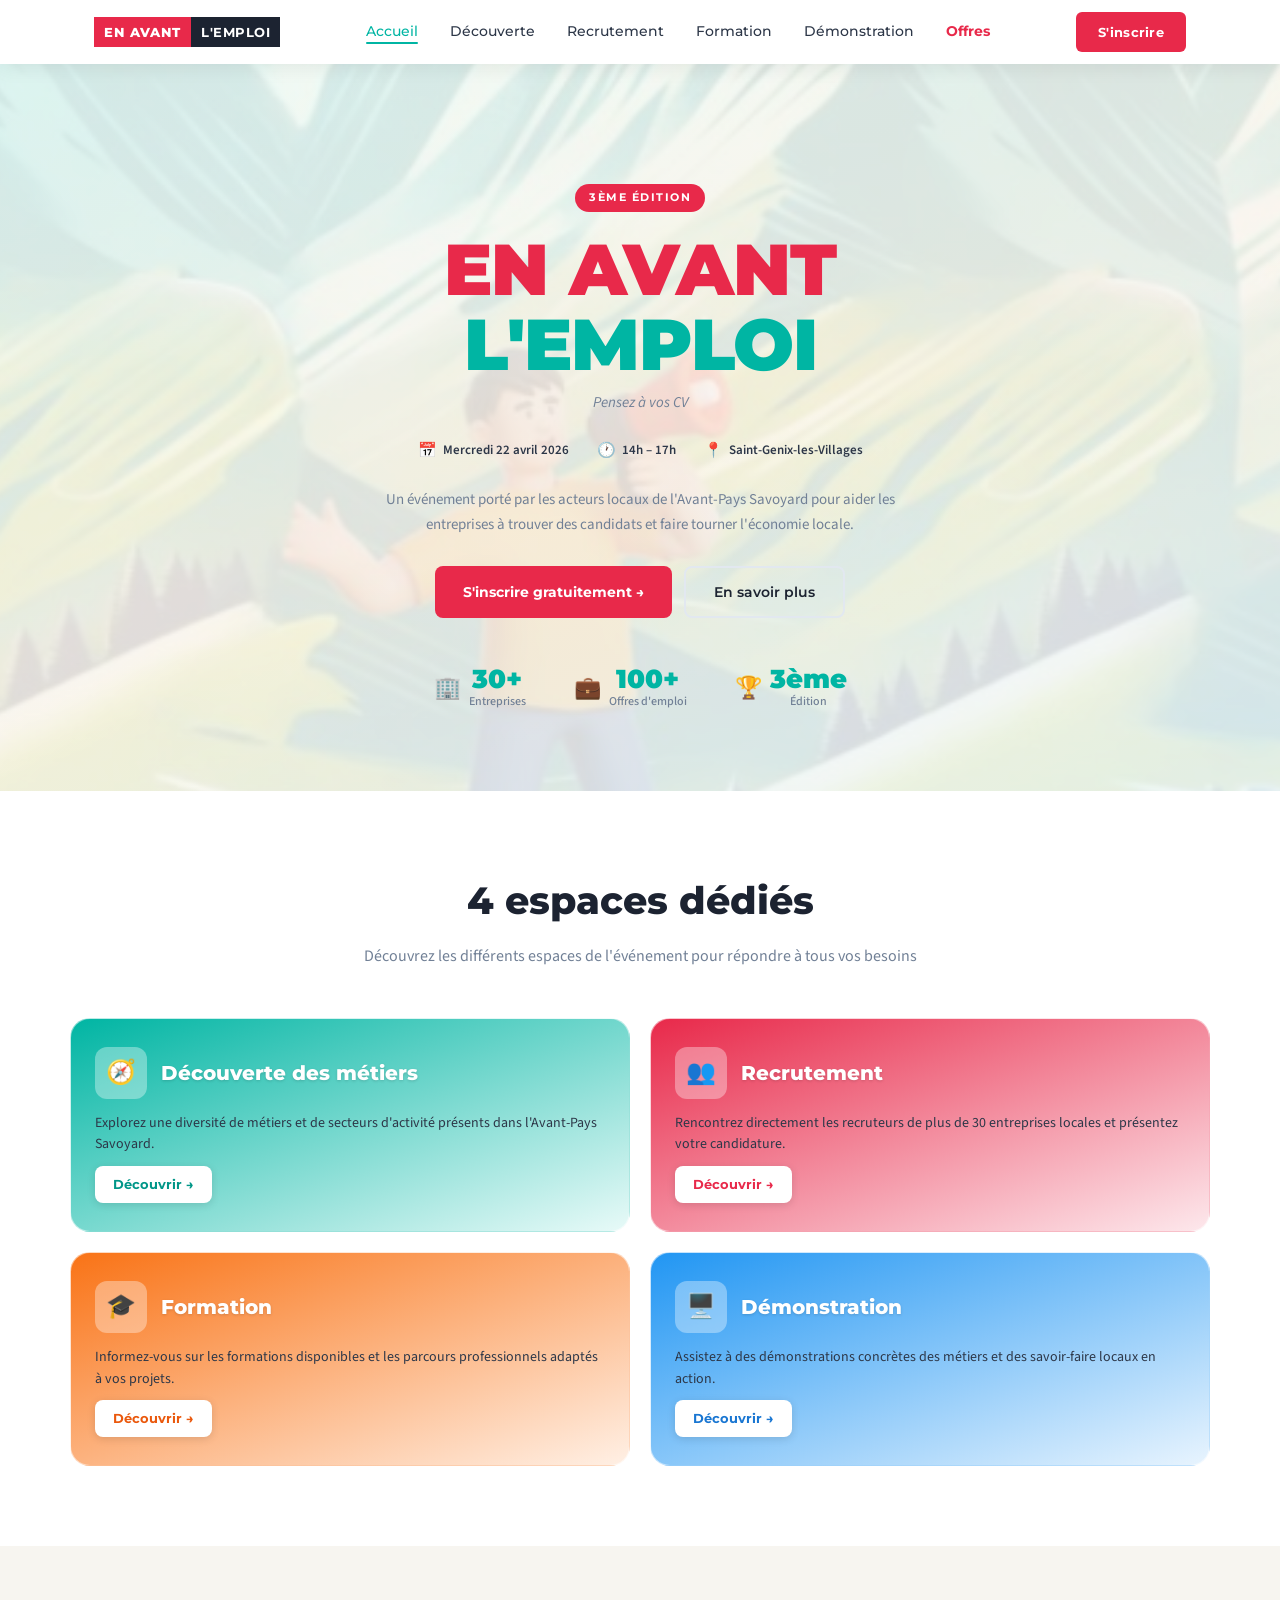
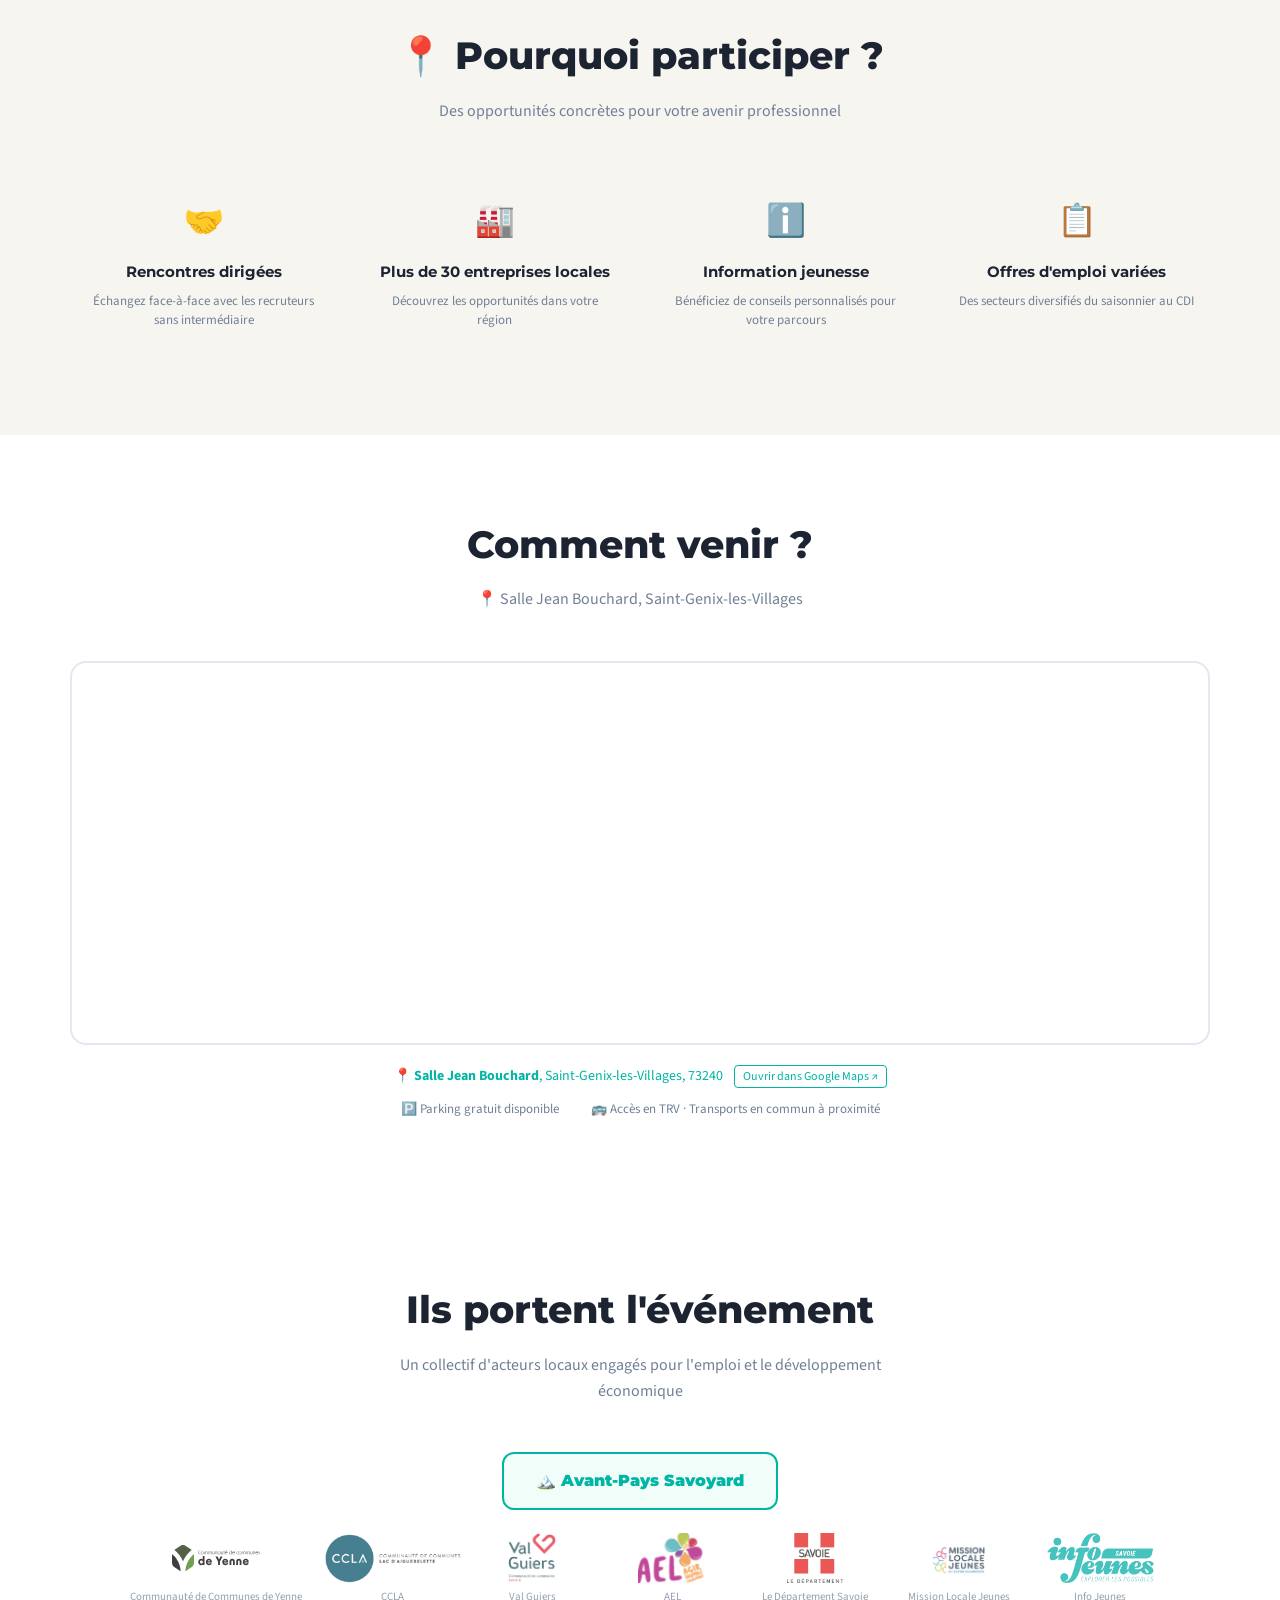
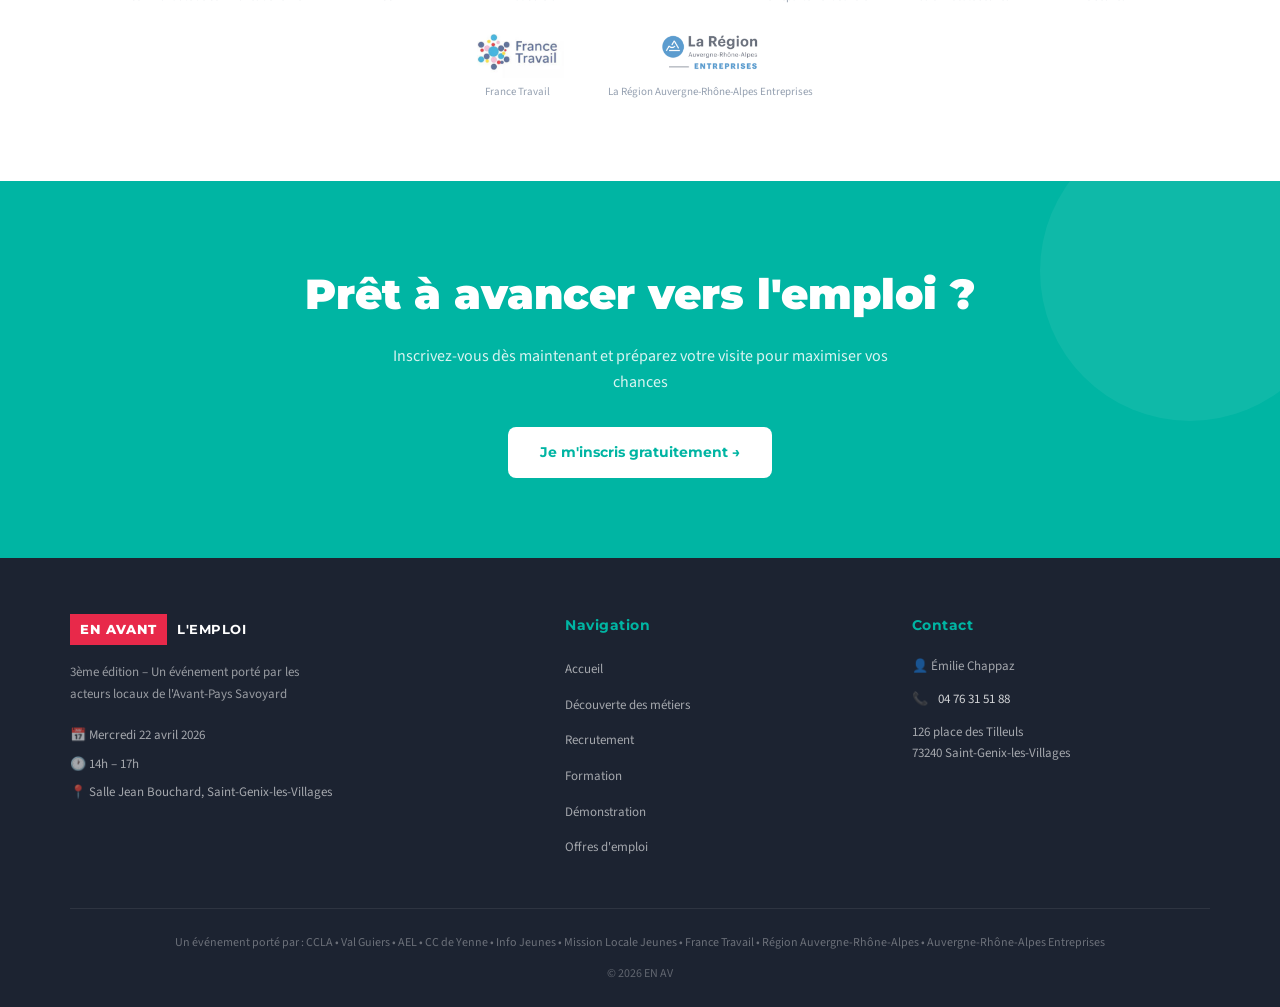
<file: index.html>
<!DOCTYPE html>
<html lang="fr">
<head>
  <meta charset="UTF-8">
  <meta name="viewport" content="width=device-width, initial-scale=1.0">
  <title>EN AVANT L'EMPLOI – 3ème édition · 22 avril 2026</title>
  <meta name="description" content="Forum emploi à Saint-Genix-les-Villages. Rencontrez plus de 30 entreprises locales, découvrez les métiers et décrochez votre prochain emploi.">
  <link rel="icon" href="assets/favicon/favicon.ico" type="image/x-icon">
  <link rel="stylesheet" href="style.css">
</head>
<body>

<!-- NAVBAR -->
<nav class="navbar" id="main-nav">
  <div class="nav-inner">
    <a href="index.html" class="nav-logo">
      <span class="logo-box">EN AVANT</span>
      <span class="logo-text">L'EMPLOI</span>
    </a>
    <ul class="nav-links">
      <li><a href="index.html" data-page="accueil" class="active">Accueil</a></li>
      <li><a href="decouverte.html" data-page="decouverte">Découverte</a></li>
      <li><a href="recrutement.html" data-page="recrutement">Recrutement</a></li>
      <li><a href="formation.html" data-page="formation">Formation</a></li>
      <li><a href="demonstration.html" data-page="demonstration">Démonstration</a></li>
      <li><a href="offres.html" style="color:var(--red);font-weight:700;">Offres</a></li>
    </ul>
    <a href="#inscription" class="btn-inscrit">S'inscrire</a>
    <button class="burger" id="burger" aria-label="Menu">
      <span></span><span></span><span></span>
    </button>
  </div>
</nav>

<!-- MENU MOBILE -->
<div class="mobile-menu" id="mobile-menu">
  <a href="index.html" data-page="accueil">Accueil</a>
  <a href="decouverte.html" data-page="decouverte">Découverte</a>
  <a href="recrutement.html" data-page="recrutement">Recrutement</a>
  <a href="formation.html" data-page="formation">Formation</a>
  <a href="demonstration.html" data-page="demonstration">Démonstration</a>
  <a href="offres.html" style="color:var(--red);font-weight:700;">Offres</a>
  <a href="https://mesevenementsemploi.francetravail.fr/mes-evenements-emploi/evenement/619655/en-avant-l-emploi-saint-genix-les-villages" target="_blank" rel="noopener" class="btn-inscrit-mobile">S'inscrire gratuitement →</a>
</div>

<!-- HERO -->
<section class="hero" style="margin-top:64px;position:relative;overflow:hidden;">
  <div class="hero-parallax-bg" style="
    position:absolute;
    inset:-50px -10px;
    background-image:url('assets/images/hero-bg.png');
    background-size:cover;
    background-position:center 40%;
    opacity:0.13;
    will-change:transform;
    z-index:0;
  "></div>
  <div class="hero-inner" style="position:relative;z-index:1;">
    <div class="hero-badge fade-up fade-up-1">3ème édition</div>
    <h1 class="fade-up fade-up-2">
      <span class="line1">EN AVANT</span>
      <span class="line2">L'EMPLOI</span>
    </h1>
    <p class="hero-subtitle fade-up fade-up-2">Pensez à vos CV</p>
    <div class="hero-meta fade-up fade-up-3">
      <div class="hero-meta-item">
        <span>📅</span> Mercredi 22 avril 2026
      </div>
      <div class="hero-meta-item">
        <span>🕐</span> 14h – 17h
      </div>
      <div class="hero-meta-item">
        <span>📍</span> Saint-Genix-les-Villages
      </div>
    </div>
    <p class="hero-desc fade-up fade-up-3">Un événement porté par les acteurs locaux de l'Avant-Pays Savoyard pour aider les entreprises à trouver des candidats et faire tourner l'économie locale.</p>
    <div class="hero-btns fade-up fade-up-4">
      <a href="#inscription" class="btn-primary">S'inscrire gratuitement →</a>
      <a href="#espaces" class="btn-secondary">En savoir plus</a>
    </div>
    <div class="hero-stats fade-up fade-up-4">
      <div class="stat-item">
        <span class="stat-icon">🏢</span>
        <div>
          <div class="stat-num">30+</div>
          <div class="stat-label">Entreprises</div>
        </div>
      </div>
      <div class="stat-item">
        <span class="stat-icon">💼</span>
        <div>
          <div class="stat-num">100+</div>
          <div class="stat-label">Offres d'emploi</div>
        </div>
      </div>
      <div class="stat-item">
        <span class="stat-icon">🏆</span>
        <div>
          <div class="stat-num">3ème</div>
          <div class="stat-label">Édition</div>
        </div>
      </div>
    </div>
  </div>
  </div><!-- /hero-inner wrapper -->
</section>

<!-- 4 ESPACES -->
<section id="espaces" style="padding:80px 24px; background:white;">
  <div class="container">
    <div class="section-header">
      <h2>4 espaces dédiés</h2>
      <p>Découvrez les différents espaces de l'événement pour répondre à tous vos besoins</p>
    </div>
    <div class="espaces-grid">
      <a href="decouverte.html" class="espace-card teal">
        <div class="espace-card-top">
          <div class="espace-icon">🧭</div>
          <h3>Découverte des métiers</h3>
        </div>
        <p>Explorez une diversité de métiers et de secteurs d'activité présents dans l'Avant-Pays Savoyard.</p>
        <span class="espace-link">Découvrir →</span>
      </a>
      <a href="recrutement.html" class="espace-card red">
        <div class="espace-card-top">
          <div class="espace-icon">👥</div>
          <h3>Recrutement</h3>
        </div>
        <p>Rencontrez directement les recruteurs de plus de 30 entreprises locales et présentez votre candidature.</p>
        <span class="espace-link">Découvrir →</span>
      </a>
      <a href="formation.html" class="espace-card orange-c">
        <div class="espace-card-top">
          <div class="espace-icon">🎓</div>
          <h3>Formation</h3>
        </div>
        <p>Informez-vous sur les formations disponibles et les parcours professionnels adaptés à vos projets.</p>
        <span class="espace-link">Découvrir →</span>
      </a>
      <a href="demonstration.html" class="espace-card blue">
        <div class="espace-card-top">
          <div class="espace-icon">🖥️</div>
          <h3>Démonstration</h3>
        </div>
        <p>Assistez à des démonstrations concrètes des métiers et des savoir-faire locaux en action.</p>
        <span class="espace-link">Découvrir →</span>
      </a>
    </div>
  </div>
</section>

<!-- POURQUOI -->
<section class="section-bg">
  <div class="container">
    <div class="section-header">
      <h2>📍 Pourquoi participer ?</h2>
      <p>Des opportunités concrètes pour votre avenir professionnel</p>
    </div>
    <div class="pourquoi-grid">
      <div class="pourquoi-item">
        <div class="pi-icon">🤝</div>
        <h4>Rencontres dirigées</h4>
        <p>Échangez face-à-face avec les recruteurs sans intermédiaire</p>
      </div>
      <div class="pourquoi-item">
        <div class="pi-icon">🏭</div>
        <h4>Plus de 30 entreprises locales</h4>
        <p>Découvrez les opportunités dans votre région</p>
      </div>
      <div class="pourquoi-item">
        <div class="pi-icon">ℹ️</div>
        <h4>Information jeunesse</h4>
        <p>Bénéficiez de conseils personnalisés pour votre parcours</p>
      </div>
      <div class="pourquoi-item">
        <div class="pi-icon">📋</div>
        <h4>Offres d'emploi variées</h4>
        <p>Des secteurs diversifiés du saisonnier au CDI</p>
      </div>
    </div>
  </div>
</section>

<!-- CARTE -->
<section class="map-section">
  <div class="container">
    <div class="section-header">
      <h2>Comment venir ?</h2>
      <p>📍 Salle Jean Bouchard, Saint-Genix-les-Villages</p>
    </div>
    <div class="map-container">
      <iframe
        src="https://www.google.com/maps/embed?pb=!1m18!1m12!1m3!1d2789.5!2d5.628!3d45.598!2m3!1f0!2f0!3f0!3m2!1i1024!2i768!4f13.1!3m3!1m2!1s0x478b89!2sSalle+Jean+Bouchard+Saint-Genix-les-Villages!5e0!3m2!1sfr!2sfr!4v1"
        allowfullscreen=""
        loading="lazy"
        referrerpolicy="no-referrer-when-downgrade">
      </iframe>
    </div>
    <p class="map-address"><a href="https://maps.google.com/?q=Salle+Jean+Bouchard,+Saint-Genix-les-Villages,+73240" target="_blank" rel="noopener" style="color:var(--teal);text-decoration:none;">📍 <strong>Salle Jean Bouchard</strong>, Saint-Genix-les-Villages, 73240 <span style="font-size:12px;border:1px solid var(--teal);padding:2px 8px;border-radius:4px;margin-left:8px;white-space:nowrap;">Ouvrir dans Google Maps ↗</span></a></p>
    <div class="map-infos">
      <div class="map-info-item">🅿️ Parking gratuit disponible</div>
      <div class="map-info-item">🚌 Accès en TRV · Transports en commun à proximité</div>
    </div>
  </div>
</section>

<!-- PARTENAIRES -->
<section class="partners-section">
  <div class="container">
    <div class="section-header">
      <h2>Ils portent l'événement</h2>
      <p>Un collectif d'acteurs locaux engagés pour l'emploi et le développement économique</p>
    </div>
    <div style="text-align:center;margin-bottom:24px;">
      <div style="display:inline-block;background:#f0fdf9;border-radius:12px;padding:14px 32px;font-family:var(--font-display);font-weight:900;font-size:16px;color:var(--teal);border:2px solid var(--teal);">🏔️ Avant-Pays Savoyard</div>
    </div>
    <div class="partners-grid">
      <div class="partner-item">
        <div class="partner-logo">
          <img src="assets/images/logo-comcom.svg" alt="logo-comcom-yenne">
        </div>
        <span class="partner-name">Communauté de Communes de Yenne</span>
      </div>
      <div class="partner-item">
        <div class="partner-logo">
          <img src="assets/images/logo-ccla.png" alt="logo-ccla" height="50">
        </div>
        <span class="partner-name">CCLA</span>
      </div>
      <div class="partner-item">
        <div class="partner-logo">
          <img src="assets/images/logo-val-guiers.png" alt="logo-val-guiers" height="50">
        </div>
        <span class="partner-name">Val Guiers</span>
      </div>
      <div class="partner-item">
        <div class="partner-logo">
          <img src="assets/images/logo-ael.png" alt="logo-ael" height="50">
        </div>
        <span class="partner-name">AEL</span>
      </div>
      <div class="partner-item">
        <div class="partner-logo">
          <img src="assets/images/logo-departement.png" alt="logo-departement" height="50">
        </div>
        <span class="partner-name">Le Département Savoie</span>
      </div>
      <div class="partner-item">
        <div class="partner-logo"">
          <img src="assets/images/logo-mission-locale.png" alt="logo-mission-locale" height="50">
        </div>
        <span class="partner-name">Mission Locale Jeunes</span>
      </div>
      <div class="partner-item">
        <div class="partner-logo">
           <img src="assets/images/logo-ij.png" alt="logo-info-jeunes" height="50">
        </div>
        <span class="partner-name">Info Jeunes</span>
      </div>
      <div class="partner-item">
        <div class="partner-logo">
          <img src="assets/images/logo-france-travail.png" alt="logo-info-jeunes" height="50">
        </div>
        <span class="partner-name">France Travail</span>
      </div>
      <div class="partner-item">
        <div class="partner-logo">
          <img src="assets/images/logo-region-entreprises.png" alt="logo-region-entreprises" height="50">
        </div>
        <span class="partner-name">La Région Auvergne-Rhône-Alpes Entreprises</span>
      </div>
    </div>
  </div>
</section>

<!-- CTA -->
<section id="inscription" class="cta-section">
  <div class="container">
    <h2>Prêt à avancer vers l'emploi ?</h2>
    <p>Inscrivez-vous dès maintenant et préparez votre visite pour maximiser vos chances</p>
    <a href="https://mesevenementsemploi.francetravail.fr/mes-evenements-emploi/evenement/619655/en-avant-l-emploi-saint-genix-les-villages" target="_blank" rel="noopener" class="btn-white">Je m'inscris gratuitement →</a>
  </div>
</section>

<!-- FOOTER -->
<footer>
  <div class="footer-grid">
    <div class="footer-brand">
      <a href="index.html" class="nav-logo">
        <span class="logo-box">EN AVANT</span>
        <span class="logo-text">L'EMPLOI</span>
      </a>
      <p class="footer-desc">3ème édition – Un événement porté par les acteurs locaux de l'Avant-Pays Savoyard</p>
      <div class="footer-meta">
        <div class="footer-meta-item">📅 Mercredi 22 avril 2026</div>
        <div class="footer-meta-item">🕐 14h – 17h</div>
        <div class="footer-meta-item">📍 Salle Jean Bouchard, Saint-Genix-les-Villages</div>
      </div>
    </div>
    <div class="footer-col">
      <h4>Navigation</h4>
      <ul class="footer-links">
        <li><a href="index.html">Accueil</a></li>
        <li><a href="decouverte.html">Découverte des métiers</a></li>
        <li><a href="recrutement.html">Recrutement</a></li>
        <li><a href="formation.html">Formation</a></li>
        <li><a href="demonstration.html">Démonstration</a></li>
        <li><a href="offres.html">Offres d'emploi</a></li>
      </ul>
    </div>
    <div class="footer-col">
      <h4>Contact</h4>
      <div class="footer-contact">
        <div class="footer-contact-item">👤 Émilie Chappaz</div>
        <div class="footer-contact-item">📞 <a href="tel:+33476315188" style="color:rgba(255,255,255,0.8);text-decoration:none;">04 76 31 51 88</a></div>
        <div class="footer-contact-item" style="font-size:13px;color:rgba(255,255,255,0.6);">126 place des Tilleuls<br>73240 Saint-Genix-les-Villages</div>
      </div>
    </div>
  </div>
  <div class="footer-bottom">
    <p class="footer-partners-text">Un événement porté par : CCLA • Val Guiers • AEL • CC de Yenne • Info Jeunes • Mission Locale Jeunes • France Travail • Région Auvergne-Rhône-Alpes • Auvergne-Rhône-Alpes Entreprises</p>
    <p class="footer-copy">© 2026 EN AV
<script src="nav.js"></script>
</body>
</html>
</file>
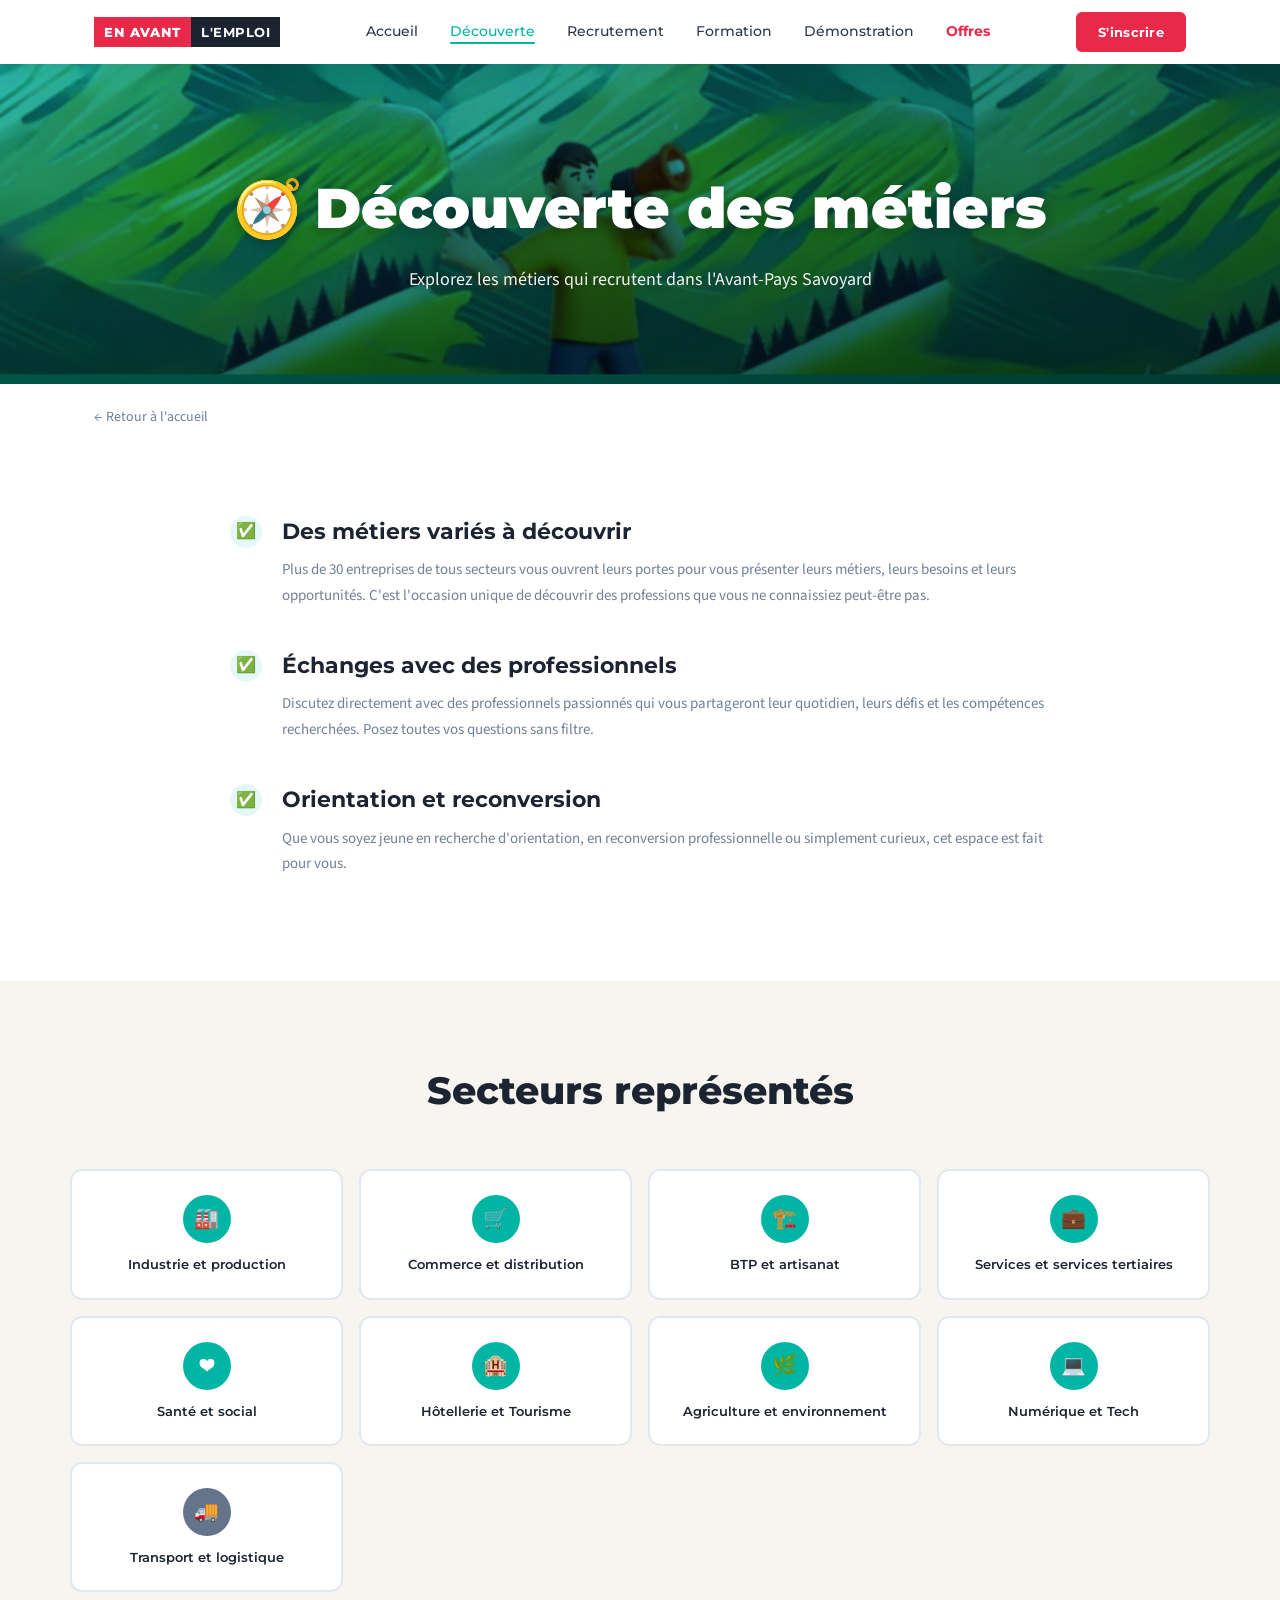
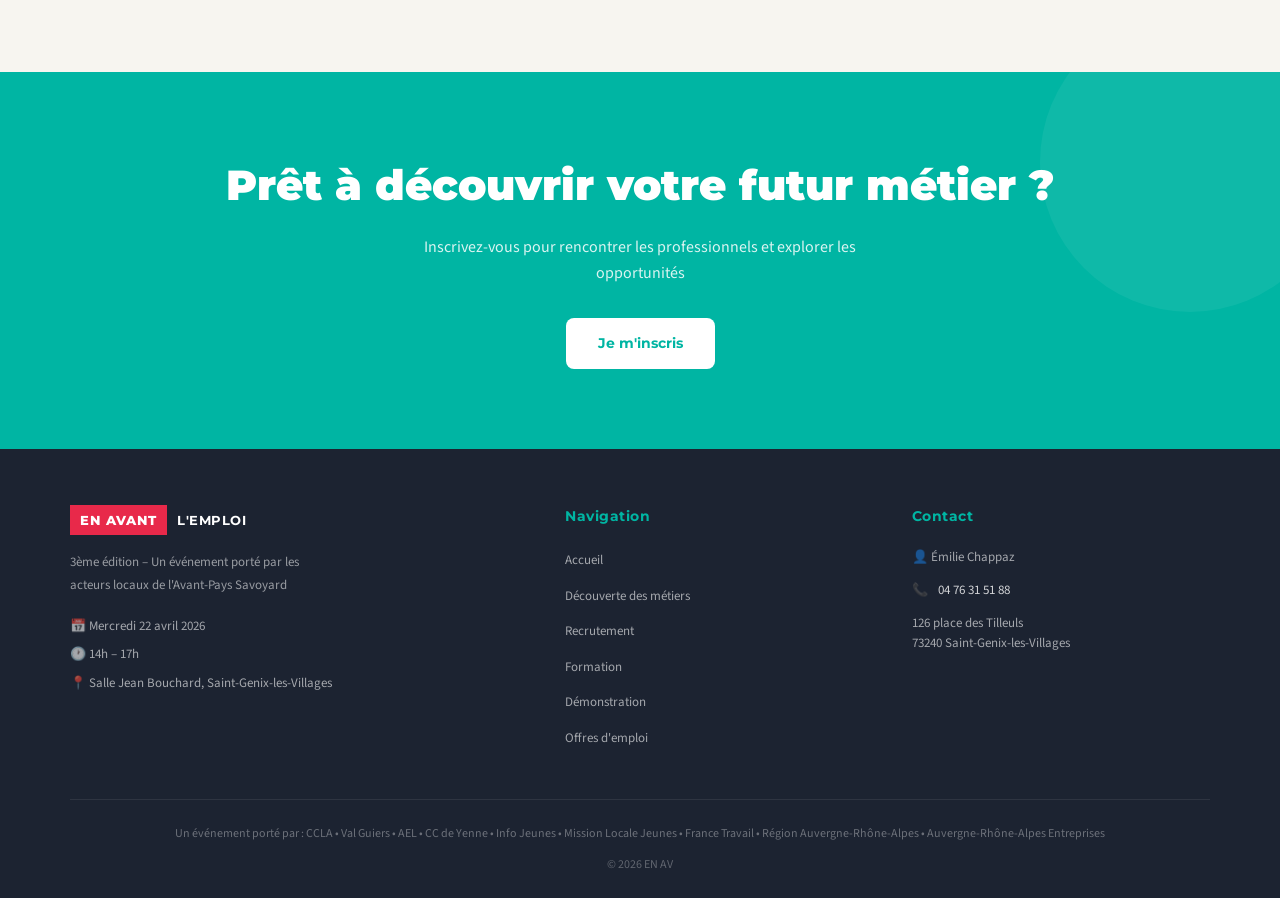
<file: decouverte.html>
<!DOCTYPE html>
<html lang="fr">
<head>
  <meta charset="UTF-8">
  <meta name="viewport" content="width=device-width, initial-scale=1.0">
  <title>Découverte des métiers – EN AVANT L'EMPLOI</title>
  <meta name="description" content="Explorez les métiers qui recrutent dans l'Avant-Pays Savoyard lors de l'événement EN AVANT L'EMPLOI.">
  <link rel="icon" href="assets/favicon/favicon.ico" type="image/x-icon">
  <link rel="stylesheet" href="style.css">
</head>
<body>

<!-- NAVBAR -->
<nav class="navbar" id="main-nav">
  <div class="nav-inner">
    <a href="index.html" class="nav-logo">
      <span class="logo-box">EN AVANT</span>
      <span class="logo-text">L'EMPLOI</span>
    </a>
    <ul class="nav-links">
      <li><a href="index.html" data-page="accueil">Accueil</a></li>
      <li><a href="decouverte.html" data-page="decouverte" class="active">Découverte</a></li>
      <li><a href="recrutement.html" data-page="recrutement">Recrutement</a></li>
      <li><a href="formation.html" data-page="formation">Formation</a></li>
      <li><a href="demonstration.html" data-page="demonstration">Démonstration</a></li>
      <li><a href="offres.html" style="color:var(--red);font-weight:700;">Offres</a></li>
    </ul>
    <a href="#inscription" class="btn-inscrit">S'inscrire</a>
    <button class="burger" id="burger" aria-label="Menu">
      <span></span><span></span><span></span>
    </button>
  </div>
</nav>

<!-- MENU MOBILE -->
<div class="mobile-menu" id="mobile-menu">
  <a href="index.html" data-page="accueil">Accueil</a>
  <a href="decouverte.html" data-page="decouverte">Découverte</a>
  <a href="recrutement.html" data-page="recrutement">Recrutement</a>
  <a href="formation.html" data-page="formation">Formation</a>
  <a href="demonstration.html" data-page="demonstration">Démonstration</a>
  <a href="offres.html" style="color:var(--red);font-weight:700;">Offres</a>
  <a href="https://mesevenementsemploi.francetravail.fr/mes-evenements-emploi/evenement/619655/en-avant-l-emploi-saint-genix-les-villages" target="_blank" rel="noopener" class="btn-inscrit-mobile">S'inscrire gratuitement →</a>
</div>

<!-- HERO -->
<div class="page-hero teal-hero">
  <div class="parallax-bg"></div>
  <div class="parallax-overlay"></div>
  <div class="page-hero-content">
    <h1>🧭 <span>Découverte des métiers</span></h1>
    <p>Explorez les métiers qui recrutent dans l'Avant-Pays Savoyard</p>
  </div>
</div>

<!-- BREADCRUMB -->
<div class="breadcrumb">
  <a href="index.html">← Retour à l'accueil</a>
</div>

<!-- FEATURES -->
<section class="content-section">
  <div class="container">
    <div class="feature-list">
      <div class="feature-item">
        <div class="feature-check teal">✅</div>
        <div class="feature-body">
          <h3>Des métiers variés à découvrir</h3>
          <p>Plus de 30 entreprises de tous secteurs vous ouvrent leurs portes pour vous présenter leurs métiers, leurs besoins et leurs opportunités. C'est l'occasion unique de découvrir des professions que vous ne connaissiez peut-être pas.</p>
        </div>
      </div>
      <div class="feature-item">
        <div class="feature-check teal">✅</div>
        <div class="feature-body">
          <h3>Échanges avec des professionnels</h3>
          <p>Discutez directement avec des professionnels passionnés qui vous partageront leur quotidien, leurs défis et les compétences recherchées. Posez toutes vos questions sans filtre.</p>
        </div>
      </div>
      <div class="feature-item">
        <div class="feature-check teal">✅</div>
        <div class="feature-body">
          <h3>Orientation et reconversion</h3>
          <p>Que vous soyez jeune en recherche d'orientation, en reconversion professionnelle ou simplement curieux, cet espace est fait pour vous.</p>
        </div>
      </div>
    </div>
  </div>
</section>

<!-- SECTEURS -->
<section class="section-bg">
  <div class="container">
    <div class="section-header">
      <h2>Secteurs représentés</h2>
    </div>
    <div class="sectors-grid">
      <a href="offres.html#industrie" class="sector-card">
        <div class="sector-icon">🏭</div>
        <p>Industrie et production</p>
      </a>
      <a href="offres.html#commerce" class="sector-card">
        <div class="sector-icon">🛒</div>
        <p>Commerce et distribution</p>
      </a>
      <a href="offres.html#btp" class="sector-card">
        <div class="sector-icon">🏗️</div>
        <p>BTP et artisanat</p>
      </a>
      <a href="offres.html#services" class="sector-card">
        <div class="sector-icon">💼</div>
        <p>Services et services tertiaires</p>
      </a>
      <a href="offres.html#services-personne" class="sector-card">
        <div class="sector-icon">❤️</div>
        <p>Santé et social</p>
      </a>
      <a href="offres.html#tourisme" class="sector-card">
        <div class="sector-icon">🏨</div>
        <p>Hôtellerie et Tourisme</p>
      </a>
      <a href="offres.html#agri" class="sector-card">
        <div class="sector-icon">🌿</div>
        <p>Agriculture et environnement</p>
      </a>
      <a href="offres.html#numerique" class="sector-card">
        <div class="sector-icon">💻</div>
        <p>Numérique et Tech</p>
      </a>
      <a href="offres.html#transport" class="sector-card">
        <div class="sector-icon" style="background:#64748B;">🚚</div>
        <p>Transport et logistique</p>
      </a>
    </div>
  </div>
</section>

<!-- CTA -->
<section id="inscription" class="cta-section">
  <div class="container">
    <h2>Prêt à découvrir votre futur métier ?</h2>
    <p>Inscrivez-vous pour rencontrer les professionnels et explorer les opportunités</p>
    <a href="https://mesevenementsemploi.francetravail.fr/mes-evenements-emploi/evenement/619655/en-avant-l-emploi-saint-genix-les-villages" target="_blank" rel="noopener" class="btn-white">Je m'inscris</a>
  </div>
</section>

<!-- FOOTER -->
<footer>
  <div class="footer-grid">
    <div class="footer-brand">
      <a href="index.html" class="nav-logo">
        <span class="logo-box">EN AVANT</span>
        <span class="logo-text">L'EMPLOI</span>
      </a>
      <p class="footer-desc">3ème édition – Un événement porté par les acteurs locaux de l'Avant-Pays Savoyard</p>
      <div class="footer-meta">
        <div class="footer-meta-item">📅 Mercredi 22 avril 2026</div>
        <div class="footer-meta-item">🕐 14h – 17h</div>
        <div class="footer-meta-item">📍 Salle Jean Bouchard, Saint-Genix-les-Villages</div>
      </div>
    </div>
    <div class="footer-col">
      <h4>Navigation</h4>
      <ul class="footer-links">
        <li><a href="index.html">Accueil</a></li>
        <li><a href="decouverte.html">Découverte des métiers</a></li>
        <li><a href="recrutement.html">Recrutement</a></li>
        <li><a href="formation.html">Formation</a></li>
        <li><a href="demonstration.html">Démonstration</a></li>
        <li><a href="offres.html">Offres d'emploi</a></li>
      </ul>
    </div>
    <div class="footer-col">
      <h4>Contact</h4>
      <div class="footer-contact">
        <div class="footer-contact-item">👤 Émilie Chappaz</div>
        <div class="footer-contact-item">📞 <a href="tel:+33476315188" style="color:rgba(255,255,255,0.8);text-decoration:none;">04 76 31 51 88</a></div>
        <div class="footer-contact-item" style="font-size:13px;color:rgba(255,255,255,0.6);">126 place des Tilleuls<br>73240 Saint-Genix-les-Villages</div>
      </div>
    </div>
  </div>
  <div class="footer-bottom">
    <p class="footer-partners-text">Un événement porté par : CCLA • Val Guiers • AEL • CC de Yenne • Info Jeunes • Mission Locale Jeunes • France Travail • Région Auvergne-Rhône-Alpes • Auvergne-Rhône-Alpes Entreprises</p>
    <p class="footer-copy">© 2026 EN AV
<script src="nav.js"></script>
</body>
</html>
</file>
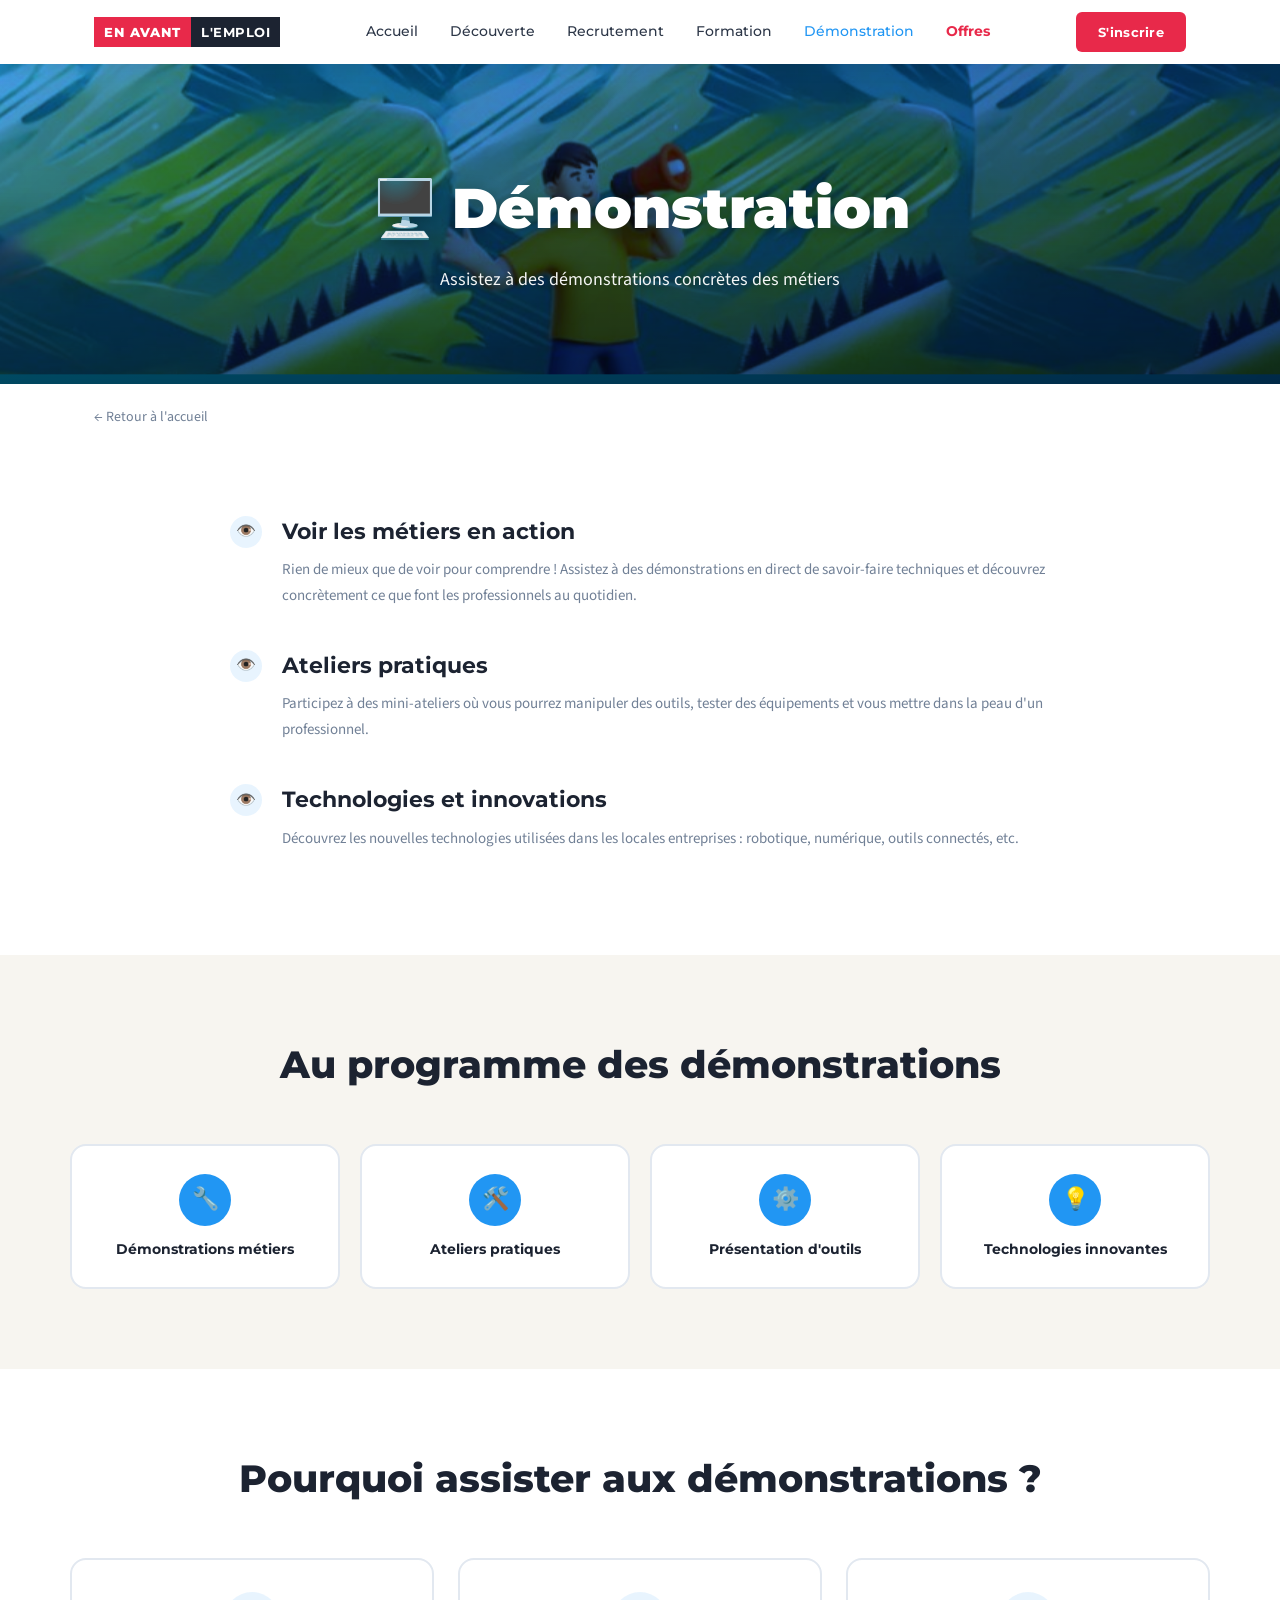
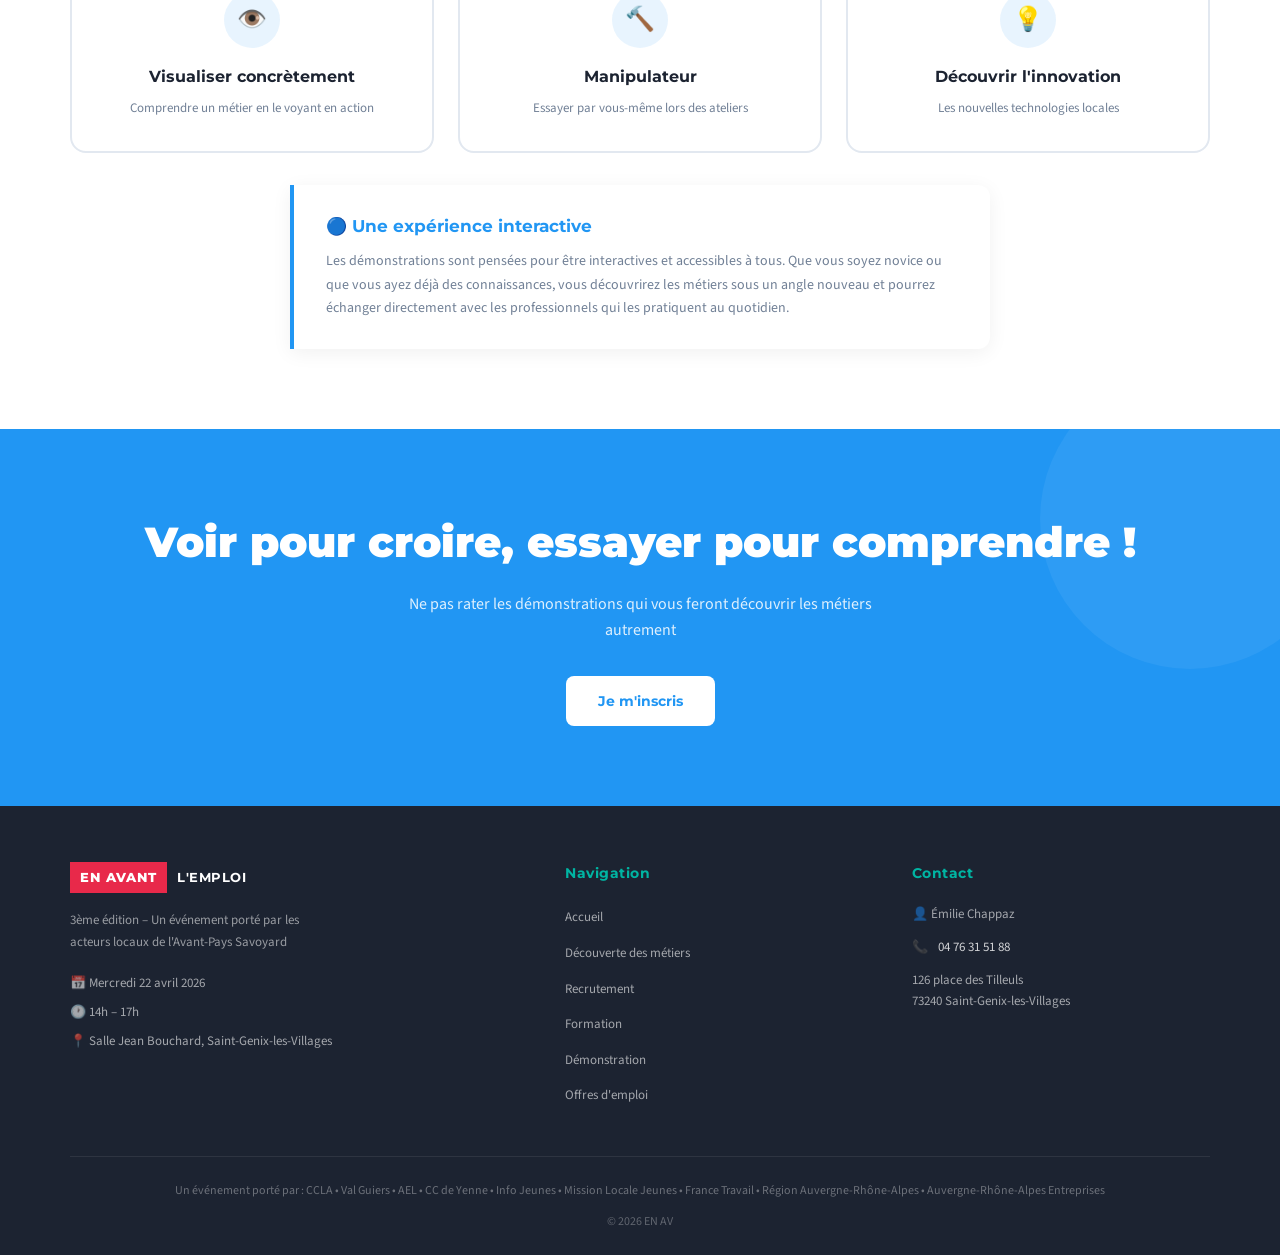
<file: demonstration.html>
<!DOCTYPE html>
<html lang="fr">
<head>
  <meta charset="UTF-8">
  <meta name="viewport" content="width=device-width, initial-scale=1.0">
  <title>Démonstration – EN AVANT L'EMPLOI</title>
  <meta name="description" content="Assistez à des démonstrations concrètes des métiers lors de l'événement EN AVANT L'EMPLOI.">
  <link rel="icon" href="assets/favicon/favicon.ico" type="image/x-icon">
  <link rel="stylesheet" href="style.css">
</head>
<body>

<!-- NAVBAR -->
<nav class="navbar" id="main-nav">
  <div class="nav-inner">
    <a href="index.html" class="nav-logo">
      <span class="logo-box">EN AVANT</span>
      <span class="logo-text">L'EMPLOI</span>
    </a>
    <ul class="nav-links">
      <li><a href="index.html" data-page="accueil">Accueil</a></li>
      <li><a href="decouverte.html" data-page="decouverte">Découverte</a></li>
      <li><a href="recrutement.html" data-page="recrutement">Recrutement</a></li>
      <li><a href="formation.html" data-page="formation">Formation</a></li>
      <li><a href="demonstration.html" data-page="demonstration" class="active-blue">Démonstration</a></li>
      <li><a href="offres.html" style="color:var(--red);font-weight:700;">Offres</a></li>
    </ul>
    <a href="#inscription" class="btn-inscrit">S'inscrire</a>
    <button class="burger" id="burger" aria-label="Menu">
      <span></span><span></span><span></span>
    </button>
  </div>
</nav>

<!-- MENU MOBILE -->
<div class="mobile-menu" id="mobile-menu">
  <a href="index.html" data-page="accueil">Accueil</a>
  <a href="decouverte.html" data-page="decouverte">Découverte</a>
  <a href="recrutement.html" data-page="recrutement">Recrutement</a>
  <a href="formation.html" data-page="formation">Formation</a>
  <a href="demonstration.html" data-page="demonstration">Démonstration</a>
  <a href="offres.html" style="color:var(--red);font-weight:700;">Offres</a>
  <a href="https://mesevenementsemploi.francetravail.fr/mes-evenements-emploi/evenement/619655/en-avant-l-emploi-saint-genix-les-villages" target="_blank" rel="noopener" class="btn-inscrit-mobile">S'inscrire gratuitement →</a>
</div>

<!-- HERO -->
<div class="page-hero blue-hero">
  <div class="parallax-bg"></div>
  <div class="parallax-overlay"></div>
  <div class="page-hero-content">
    <h1>🖥️ <span>Démonstration</span></h1>
    <p>Assistez à des démonstrations concrètes des métiers</p>
  </div>
</div>

<!-- BREADCRUMB -->
<div class="breadcrumb">
  <a href="index.html">← Retour à l'accueil</a>
</div>

<!-- FEATURES -->
<section class="content-section">
  <div class="container">
    <div class="feature-list">
      <div class="feature-item">
        <div class="feature-check blue">👁️</div>
        <div class="feature-body">
          <h3>Voir les métiers en action</h3>
          <p>Rien de mieux que de voir pour comprendre ! Assistez à des démonstrations en direct de savoir-faire techniques et découvrez concrètement ce que font les professionnels au quotidien.</p>
        </div>
      </div>
      <div class="feature-item">
        <div class="feature-check blue">👁️</div>
        <div class="feature-body">
          <h3>Ateliers pratiques</h3>
          <p>Participez à des mini-ateliers où vous pourrez manipuler des outils, tester des équipements et vous mettre dans la peau d'un professionnel.</p>
        </div>
      </div>
      <div class="feature-item">
        <div class="feature-check blue">👁️</div>
        <div class="feature-body">
          <h3>Technologies et innovations</h3>
          <p>Découvrez les nouvelles technologies utilisées dans les locales entreprises : robotique, numérique, outils connectés, etc.</p>
        </div>
      </div>
    </div>
  </div>
</section>

<!-- AU PROGRAMME -->
<section class="section-bg">
  <div class="container">
    <div class="section-header">
      <h2>Au programme des démonstrations</h2>
    </div>
    <div class="tips-grid">
      <div class="tip-card">
        <div class="tip-icon blue">🔧</div>
        <p>Démonstrations métiers</p>
      </div>
      <div class="tip-card">
        <div class="tip-icon blue">🛠️</div>
        <p>Ateliers pratiques</p>
      </div>
      <div class="tip-card">
        <div class="tip-icon blue">⚙️</div>
        <p>Présentation d'outils</p>
      </div>
      <div class="tip-card">
        <div class="tip-icon blue">💡</div>
        <p>Technologies innovantes</p>
      </div>
    </div>
  </div>
</section>

<!-- POURQUOI ASSISTER -->
<section style="padding:80px 24px; background:white;">
  <div class="container">
    <div class="section-header">
      <h2>Pourquoi assister aux démonstrations ?</h2>
    </div>
    <div class="benefits-grid">
      <div class="benefit-card">
        <div class="benefit-icon blue">👁️</div>
        <h4>Visualiser concrètement</h4>
        <p>Comprendre un métier en le voyant en action</p>
      </div>
      <div class="benefit-card">
        <div class="benefit-icon blue">🔨</div>
        <h4>Manipulateur</h4>
        <p>Essayer par vous-même lors des ateliers</p>
      </div>
      <div class="benefit-card">
        <div class="benefit-icon blue">💡</div>
        <h4>Découvrir l'innovation</h4>
        <p>Les nouvelles technologies locales</p>
      </div>
    </div>
    <div class="savoir-box blue-border" style="border-left-color:var(--blue);">
      <h4 style="color:var(--blue);">🔵 Une expérience interactive</h4>
      <p>Les démonstrations sont pensées pour être interactives et accessibles à tous. Que vous soyez novice ou que vous ayez déjà des connaissances, vous découvrirez les métiers sous un angle nouveau et pourrez échanger directement avec les professionnels qui les pratiquent au quotidien.</p>
    </div>
  </div>
</section>

<!-- CTA -->
<section id="inscription" class="cta-section blue-cta">
  <div class="container">
    <h2>Voir pour croire, essayer pour comprendre !</h2>
    <p>Ne pas rater les démonstrations qui vous feront découvrir les métiers autrement</p>
    <a href="https://mesevenementsemploi.francetravail.fr/mes-evenements-emploi/evenement/619655/en-avant-l-emploi-saint-genix-les-villages" target="_blank" rel="noopener" class="btn-white blue-text">Je m'inscris</a>
  </div>
</section>

<!-- FOOTER -->
<footer>
  <div class="footer-grid">
    <div class="footer-brand">
      <a href="index.html" class="nav-logo">
        <span class="logo-box">EN AVANT</span>
        <span class="logo-text">L'EMPLOI</span>
      </a>
      <p class="footer-desc">3ème édition – Un événement porté par les acteurs locaux de l'Avant-Pays Savoyard</p>
      <div class="footer-meta">
        <div class="footer-meta-item">📅 Mercredi 22 avril 2026</div>
        <div class="footer-meta-item">🕐 14h – 17h</div>
        <div class="footer-meta-item">📍 Salle Jean Bouchard, Saint-Genix-les-Villages</div>
      </div>
    </div>
    <div class="footer-col">
      <h4>Navigation</h4>
      <ul class="footer-links">
        <li><a href="index.html">Accueil</a></li>
        <li><a href="decouverte.html">Découverte des métiers</a></li>
        <li><a href="recrutement.html">Recrutement</a></li>
        <li><a href="formation.html">Formation</a></li>
        <li><a href="demonstration.html">Démonstration</a></li>
        <li><a href="offres.html">Offres d'emploi</a></li>
      </ul>
    </div>
    <div class="footer-col">
      <h4>Contact</h4>
      <div class="footer-contact">
        <div class="footer-contact-item">👤 Émilie Chappaz</div>
        <div class="footer-contact-item">📞 <a href="tel:+33476315188" style="color:rgba(255,255,255,0.8);text-decoration:none;">04 76 31 51 88</a></div>
        <div class="footer-contact-item" style="font-size:13px;color:rgba(255,255,255,0.6);">126 place des Tilleuls<br>73240 Saint-Genix-les-Villages</div>
      </div>
    </div>
  </div>
  <div class="footer-bottom">
    <p class="footer-partners-text">Un événement porté par : CCLA • Val Guiers • AEL • CC de Yenne • Info Jeunes • Mission Locale Jeunes • France Travail • Région Auvergne-Rhône-Alpes • Auvergne-Rhône-Alpes Entreprises</p>
    <p class="footer-copy">© 2026 EN AV
<script src="nav.js"></script>
</body>
</html>
</file>
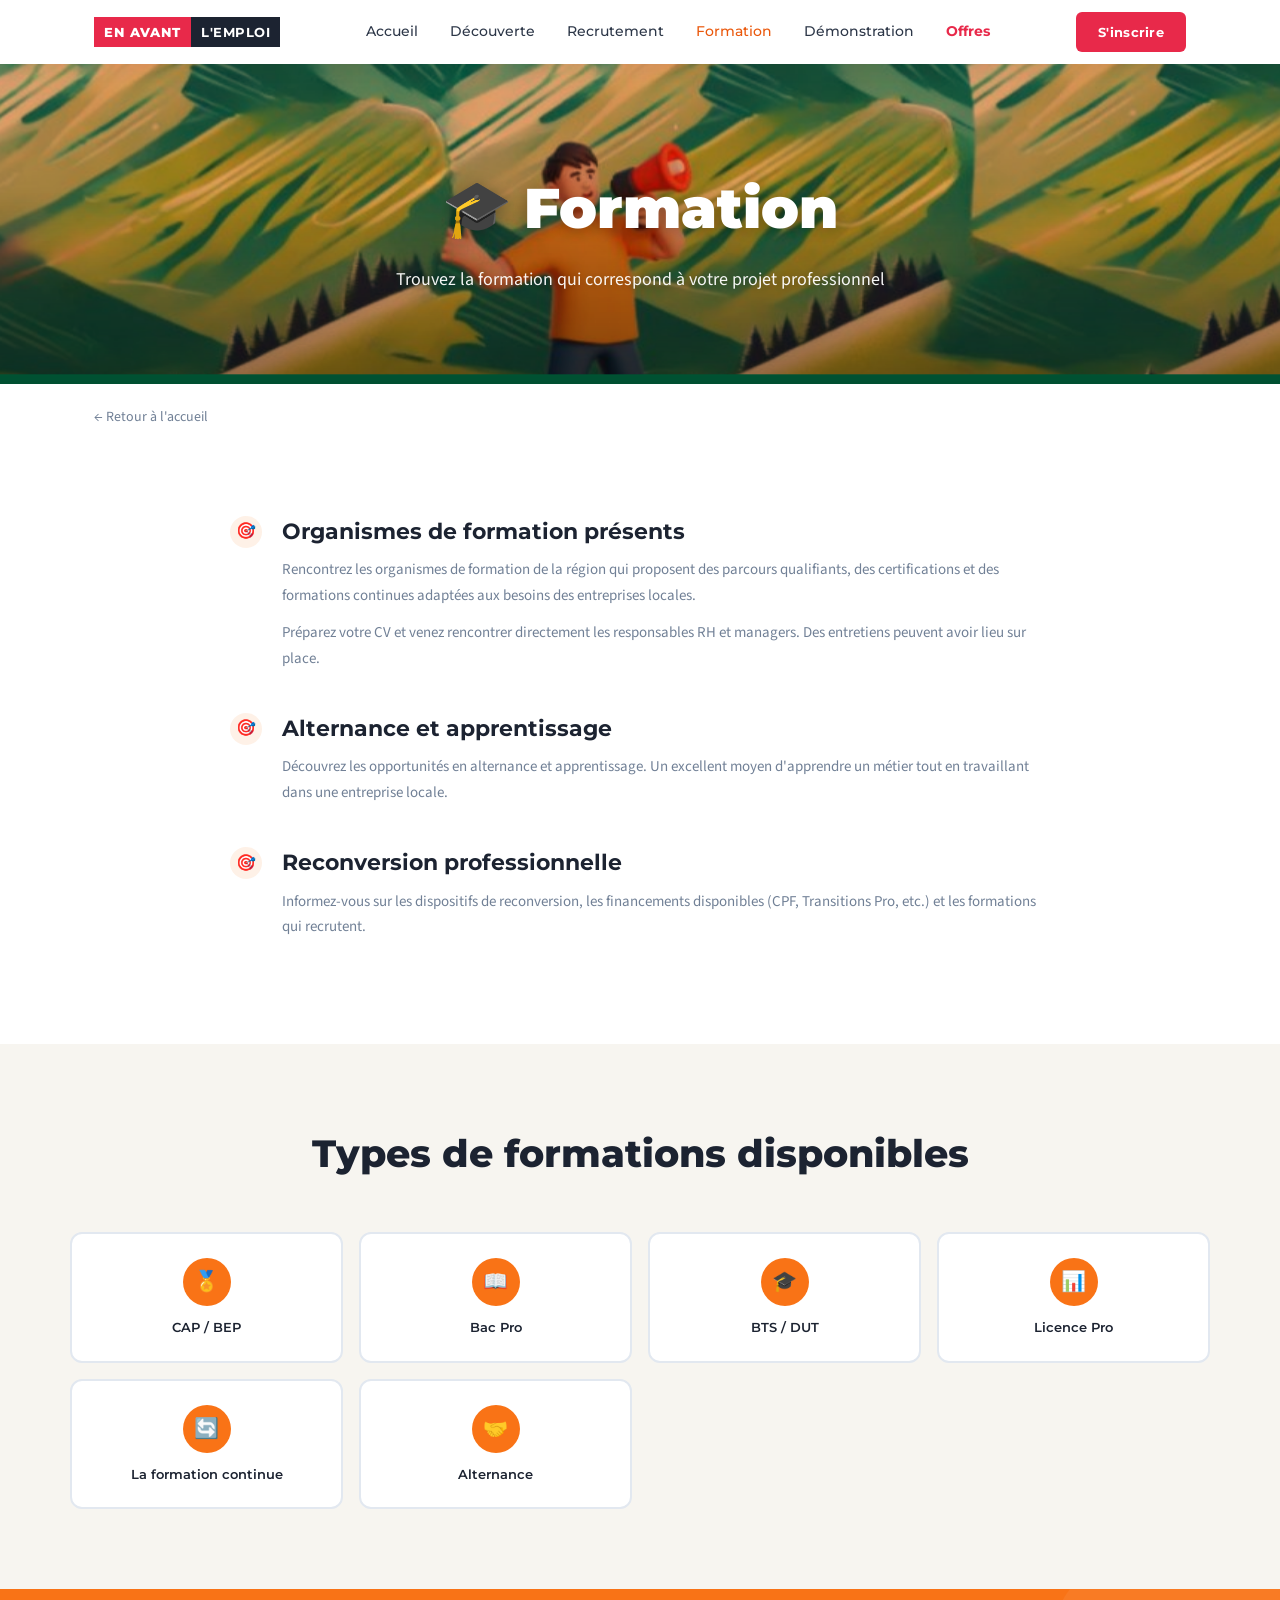
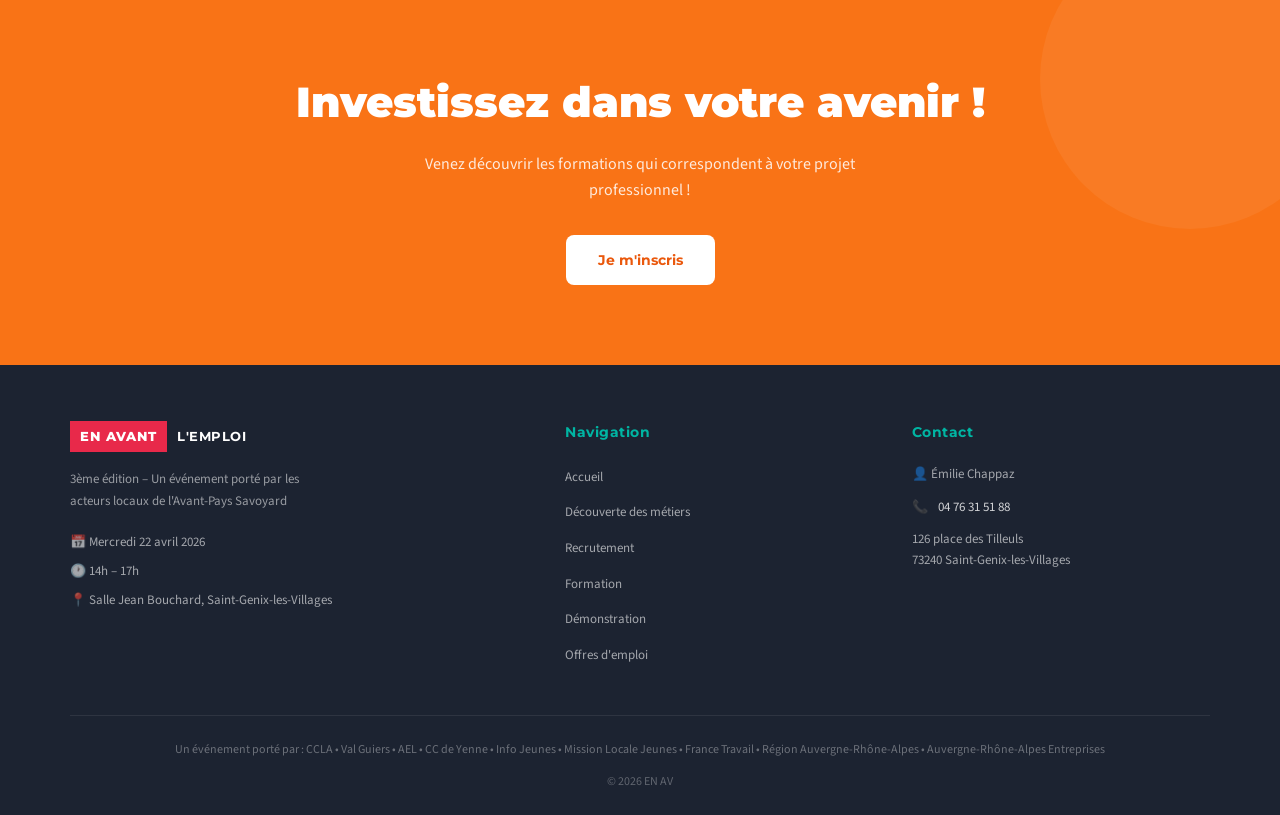
<file: formation.html>
<!DOCTYPE html>
<html lang="fr">
<head>
  <meta charset="UTF-8">
  <meta name="viewport" content="width=device-width, initial-scale=1.0">
  <title>Formation – EN AVANT L'EMPLOI</title>
  <meta name="description" content="Trouvez la formation qui correspond à votre projet professionnel lors de l'événement EN AVANT L'EMPLOI.">
  <link rel="icon" href="assets/favicon/favicon.ico" type="image/x-icon">
  <link rel="stylesheet" href="style.css">
  <style>
    .espace-icon.green-c { background: rgba(249,115,22,0.1); color: var(--orange-dark); }
    .sector-card:hover { border-color: var(--orange); }
    .sector-icon.green { background: var(--orange); }
    .cta-section.orange-cta .btn-white { color: var(--orange-dark); }
  </style>
</head>
<body>

<!-- NAVBAR -->
<nav class="navbar" id="main-nav">
  <div class="nav-inner">
    <a href="index.html" class="nav-logo">
      <span class="logo-box">EN AVANT</span>
      <span class="logo-text">L'EMPLOI</span>
    </a>
    <ul class="nav-links">
      <li><a href="index.html" data-page="accueil">Accueil</a></li>
      <li><a href="decouverte.html" data-page="decouverte">Découverte</a></li>
      <li><a href="recrutement.html" data-page="recrutement">Recrutement</a></li>
      <li><a href="formation.html" data-page="formation" class="active-orange">Formation</a></li>
      <li><a href="demonstration.html" data-page="demonstration">Démonstration</a></li>
      <li><a href="offres.html" style="color:var(--red);font-weight:700;">Offres</a></li>
    </ul>
    <a href="#inscription" class="btn-inscrit">S'inscrire</a>
    <button class="burger" id="burger" aria-label="Menu">
      <span></span><span></span><span></span>
    </button>
  </div>
</nav>

<!-- MENU MOBILE -->
<div class="mobile-menu" id="mobile-menu">
  <a href="index.html" data-page="accueil">Accueil</a>
  <a href="decouverte.html" data-page="decouverte">Découverte</a>
  <a href="recrutement.html" data-page="recrutement">Recrutement</a>
  <a href="formation.html" data-page="formation">Formation</a>
  <a href="demonstration.html" data-page="demonstration">Démonstration</a>
  <a href="offres.html" style="color:var(--red);font-weight:700;">Offres</a>
  <a href="https://mesevenementsemploi.francetravail.fr/mes-evenements-emploi/evenement/619655/en-avant-l-emploi-saint-genix-les-villages" target="_blank" rel="noopener" class="btn-inscrit-mobile">S'inscrire gratuitement →</a>
</div>

<!-- HERO -->
<div class="page-hero orange-hero">
  <div class="parallax-bg"></div>
  <div class="parallax-overlay"></div>
  <div class="page-hero-content">
    <h1>🎓 <span>Formation</span></h1>
    <p>Trouvez la formation qui correspond à votre projet professionnel</p>
  </div>
</div>

<!-- BREADCRUMB -->
<div class="breadcrumb">
  <a href="index.html">← Retour à l'accueil</a>
</div>

<!-- FEATURES -->
<section class="content-section">
  <div class="container">
    <div class="feature-list">
      <div class="feature-item">
        <div class="feature-check orange">🎯</div>
        <div class="feature-body">
          <h3>Organismes de formation présents</h3>
          <p>Rencontrez les organismes de formation de la région qui proposent des parcours qualifiants, des certifications et des formations continues adaptées aux besoins des entreprises locales.</p>
          <p style="margin-top:12px;color:var(--text-light);font-size:15px;">Préparez votre CV et venez rencontrer directement les responsables RH et managers. Des entretiens peuvent avoir lieu sur place.</p>
        </div>
      </div>
      <div class="feature-item">
        <div class="feature-check orange">🎯</div>
        <div class="feature-body">
          <h3>Alternance et apprentissage</h3>
          <p>Découvrez les opportunités en alternance et apprentissage. Un excellent moyen d'apprendre un métier tout en travaillant dans une entreprise locale.</p>
        </div>
      </div>
      <div class="feature-item">
        <div class="feature-check orange">🎯</div>
        <div class="feature-body">
          <h3>Reconversion professionnelle</h3>
          <p>Informez-vous sur les dispositifs de reconversion, les financements disponibles (CPF, Transitions Pro, etc.) et les formations qui recrutent.</p>
        </div>
      </div>
    </div>
  </div>
</section>

<!-- TYPES DE FORMATIONS -->
<section class="section-bg">
  <div class="container">
    <div class="section-header">
      <h2>Types de formations disponibles</h2>
    </div>
    <div class="sectors-grid">
      <div class="sector-card" style="--hover-color:var(--orange);">
        <div class="sector-icon" style="background:var(--orange);">🏅</div>
        <p>CAP / BEP</p>
      </div>
      <div class="sector-card">
        <div class="sector-icon" style="background:var(--orange);">📖</div>
        <p>Bac Pro</p>
      </div>
      <div class="sector-card">
        <div class="sector-icon" style="background:var(--orange);">🎓</div>
        <p>BTS / DUT</p>
      </div>
      <div class="sector-card">
        <div class="sector-icon" style="background:var(--orange);">📊</div>
        <p>Licence Pro</p>
      </div>
      <div class="sector-card">
        <div class="sector-icon" style="background:var(--orange);">🔄</div>
        <p>La formation continue</p>
      </div>
      <div class="sector-card">
        <div class="sector-icon" style="background:var(--orange);">🤝</div>
        <p>Alternance</p>
      </div>
    </div>
  </div>
</section>

<!-- CTA -->
<section id="inscription" class="cta-section orange-cta">
  <div class="container">
    <h2>Investissez dans votre avenir !</h2>
    <p>Venez découvrir les formations qui correspondent à votre projet professionnel !</p>
    <a href="https://mesevenementsemploi.francetravail.fr/mes-evenements-emploi/evenement/619655/en-avant-l-emploi-saint-genix-les-villages" target="_blank" rel="noopener" class="btn-white orange-text">Je m'inscris</a>
  </div>
</section>

<!-- FOOTER -->
<footer>
  <div class="footer-grid">
    <div class="footer-brand">
      <a href="index.html" class="nav-logo">
        <span class="logo-box">EN AVANT</span>
        <span class="logo-text">L'EMPLOI</span>
      </a>
      <p class="footer-desc">3ème édition – Un événement porté par les acteurs locaux de l'Avant-Pays Savoyard</p>
      <div class="footer-meta">
        <div class="footer-meta-item">📅 Mercredi 22 avril 2026</div>
        <div class="footer-meta-item">🕐 14h – 17h</div>
        <div class="footer-meta-item">📍 Salle Jean Bouchard, Saint-Genix-les-Villages</div>
      </div>
    </div>
    <div class="footer-col">
      <h4>Navigation</h4>
      <ul class="footer-links">
        <li><a href="index.html">Accueil</a></li>
        <li><a href="decouverte.html">Découverte des métiers</a></li>
        <li><a href="recrutement.html">Recrutement</a></li>
        <li><a href="formation.html">Formation</a></li>
        <li><a href="demonstration.html">Démonstration</a></li>
        <li><a href="offres.html">Offres d'emploi</a></li>
      </ul>
    </div>
    <div class="footer-col">
      <h4>Contact</h4>
      <div class="footer-contact">
        <div class="footer-contact-item">👤 Émilie Chappaz</div>
        <div class="footer-contact-item">📞 <a href="tel:+33476315188" style="color:rgba(255,255,255,0.8);text-decoration:none;">04 76 31 51 88</a></div>
        <div class="footer-contact-item" style="font-size:13px;color:rgba(255,255,255,0.6);">126 place des Tilleuls<br>73240 Saint-Genix-les-Villages</div>
      </div>
    </div>
  </div>
  <div class="footer-bottom">
    <p class="footer-partners-text">Un événement porté par : CCLA • Val Guiers • AEL • CC de Yenne • Info Jeunes • Mission Locale Jeunes • France Travail • Région Auvergne-Rhône-Alpes • Auvergne-Rhône-Alpes Entreprises</p>
    <p class="footer-copy">© 2026 EN AV
<script src="nav.js"></script>
</body>
</html>
</file>
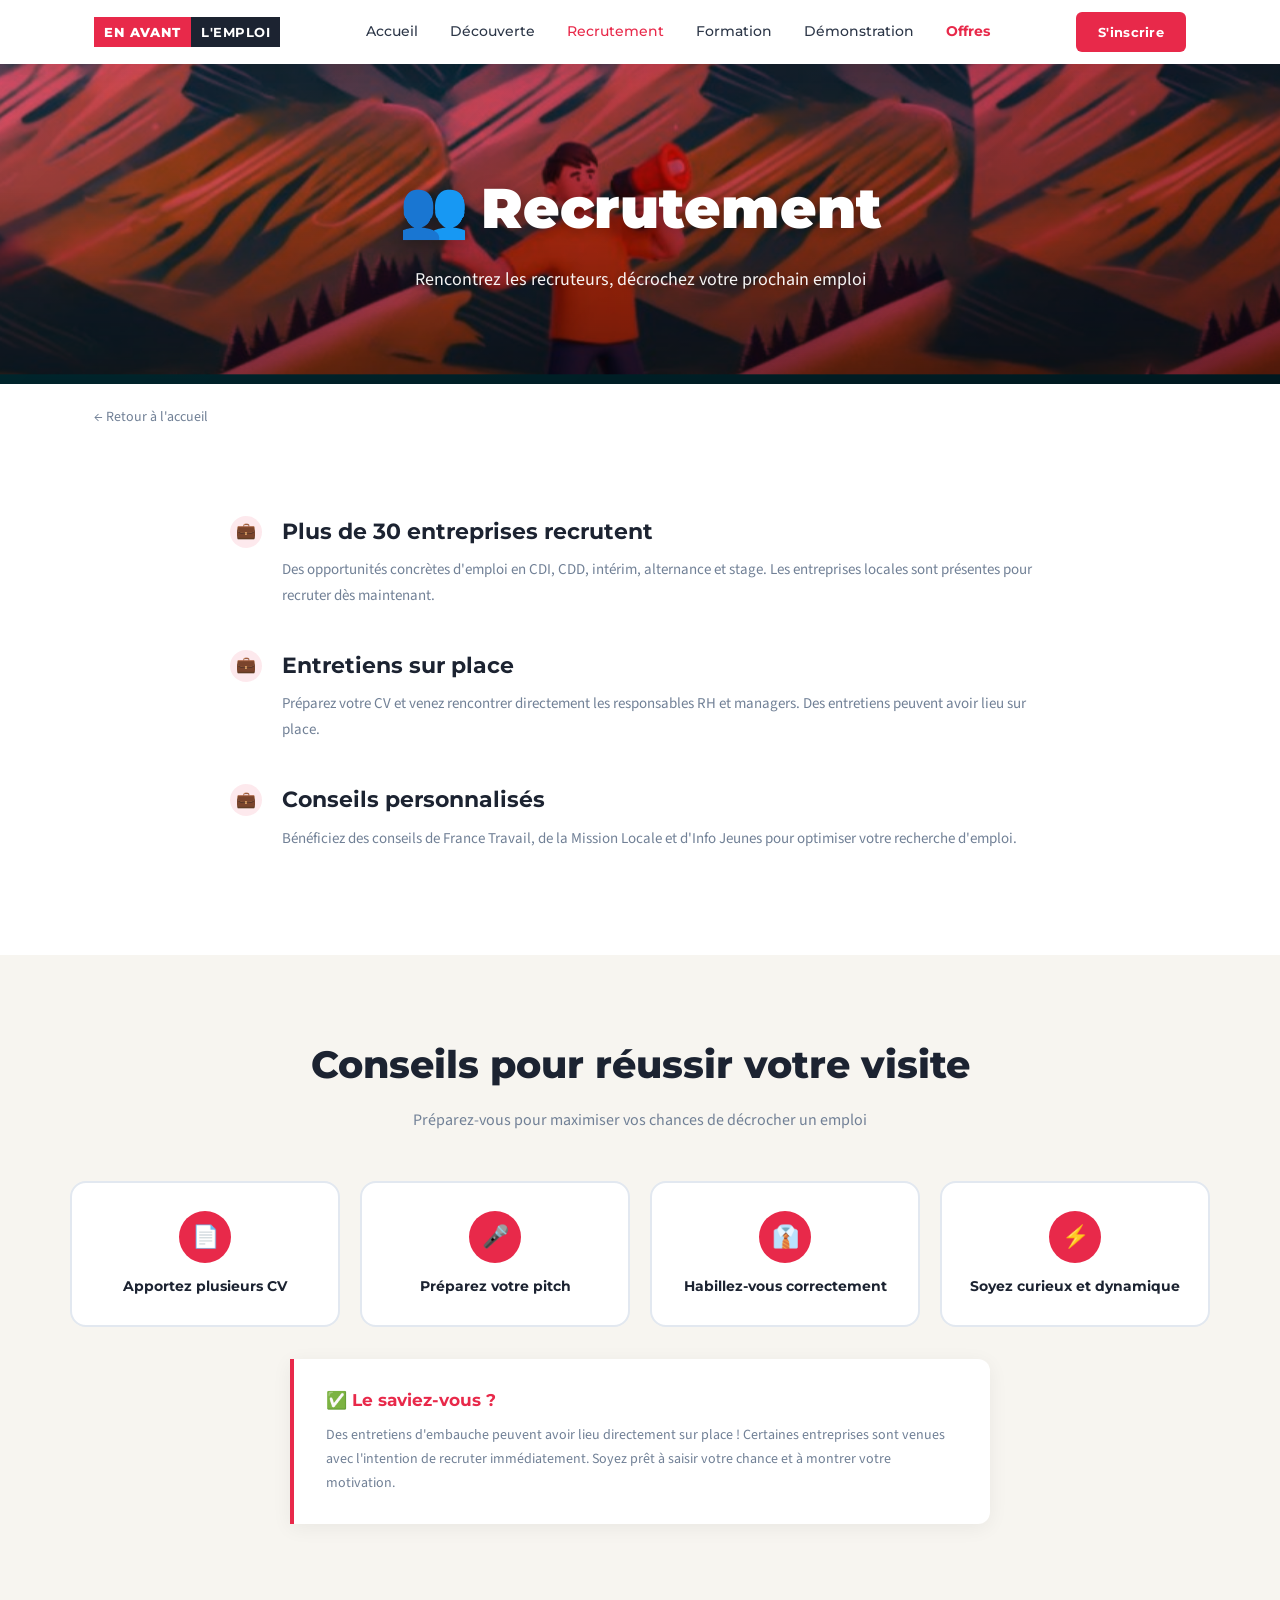
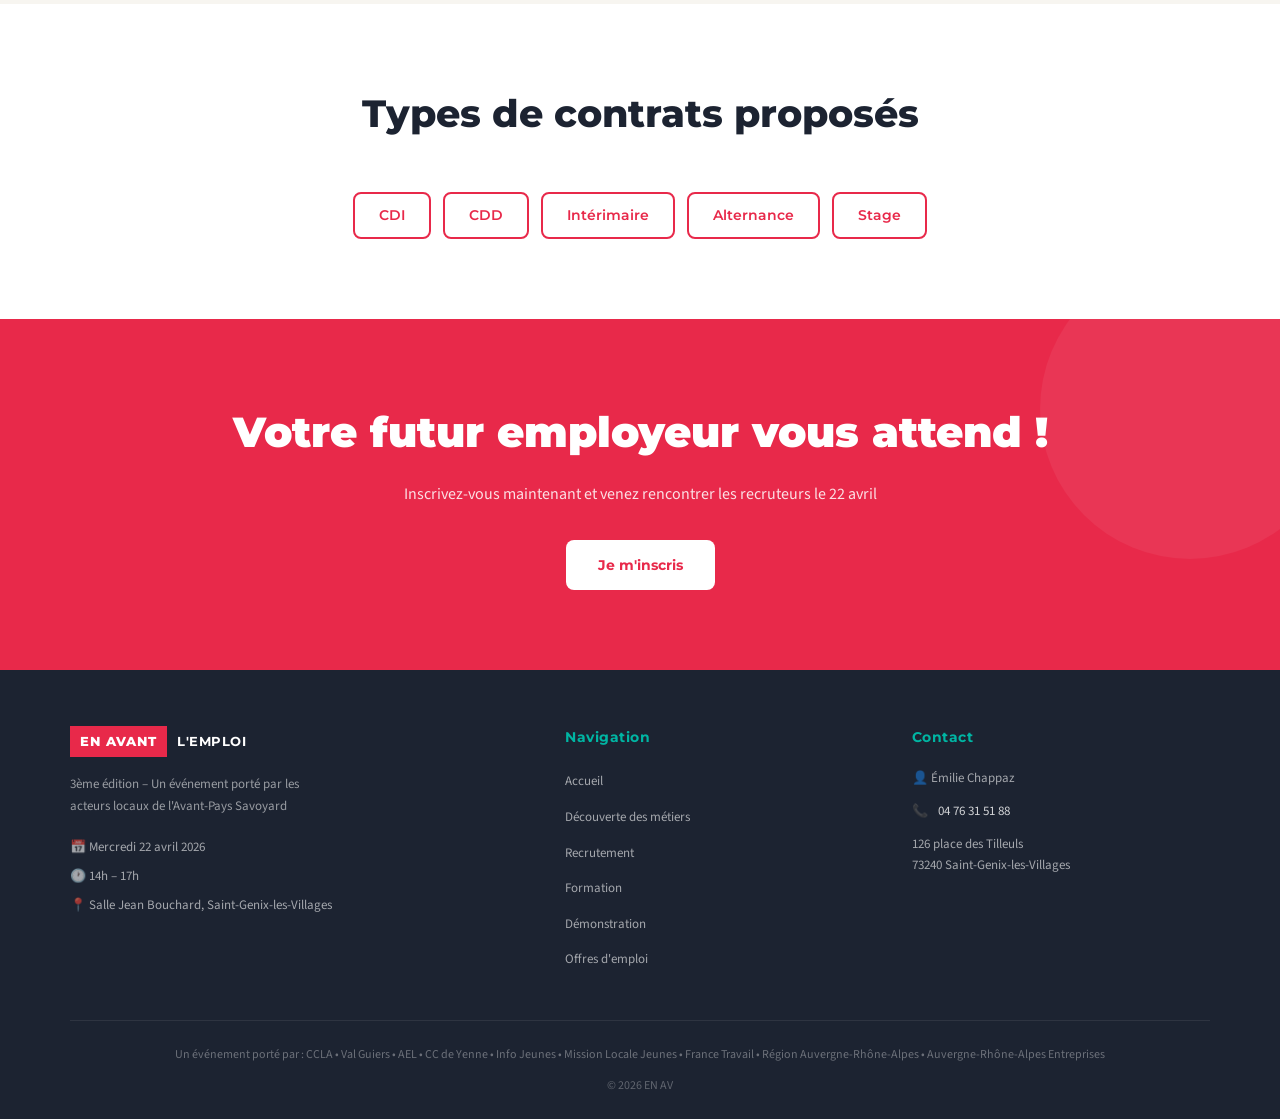
<file: recrutement.html>
<!DOCTYPE html>
<html lang="fr">
<head>
  <meta charset="UTF-8">
  <meta name="viewport" content="width=device-width, initial-scale=1.0">
  <title>Recrutement – EN AVANT L'EMPLOI</title>
  <meta name="description" content="Rencontrez les recruteurs et décrochez votre prochain emploi lors de l'événement EN AVANT L'EMPLOI.">
  <link rel="icon" href="assets/favicon/favicon.ico" type="image/x-icon">
  <link rel="stylesheet" href="style.css">
</head>
<body>

<!-- NAVBAR -->
<nav class="navbar" id="main-nav">
  <div class="nav-inner">
    <a href="index.html" class="nav-logo">
      <span class="logo-box">EN AVANT</span>
      <span class="logo-text">L'EMPLOI</span>
    </a>
    <ul class="nav-links">
      <li><a href="index.html" data-page="accueil">Accueil</a></li>
      <li><a href="decouverte.html" data-page="decouverte">Découverte</a></li>
      <li><a href="recrutement.html" data-page="recrutement" class="active-red">Recrutement</a></li>
      <li><a href="formation.html" data-page="formation">Formation</a></li>
      <li><a href="demonstration.html" data-page="demonstration">Démonstration</a></li>
      <li><a href="offres.html" style="color:var(--red);font-weight:700;">Offres</a></li>
    </ul>
    <a href="#inscription" class="btn-inscrit">S'inscrire</a>
    <button class="burger" id="burger" aria-label="Menu">
      <span></span><span></span><span></span>
    </button>
  </div>
</nav>

<!-- MENU MOBILE -->
<div class="mobile-menu" id="mobile-menu">
  <a href="index.html" data-page="accueil">Accueil</a>
  <a href="decouverte.html" data-page="decouverte">Découverte</a>
  <a href="recrutement.html" data-page="recrutement">Recrutement</a>
  <a href="formation.html" data-page="formation">Formation</a>
  <a href="demonstration.html" data-page="demonstration">Démonstration</a>
  <a href="offres.html" style="color:var(--red);font-weight:700;">Offres</a>
  <a href="https://mesevenementsemploi.francetravail.fr/mes-evenements-emploi/evenement/619655/en-avant-l-emploi-saint-genix-les-villages" target="_blank" rel="noopener" class="btn-inscrit-mobile">S'inscrire gratuitement →</a>
</div>

<!-- HERO -->
<div class="page-hero red-hero">
  <div class="parallax-bg"></div>
  <div class="parallax-overlay"></div>
  <div class="page-hero-content">
    <h1>👥 <span>Recrutement</span></h1>
    <p>Rencontrez les recruteurs, décrochez votre prochain emploi</p>
  </div>
</div>

<!-- BREADCRUMB -->
<div class="breadcrumb">
  <a href="index.html">← Retour à l'accueil</a>
</div>

<!-- FEATURES -->
<section class="content-section">
  <div class="container">
    <div class="feature-list">
      <div class="feature-item">
        <div class="feature-check red">💼</div>
        <div class="feature-body">
          <h3>Plus de 30 entreprises recrutent</h3>
          <p>Des opportunités concrètes d'emploi en CDI, CDD, intérim, alternance et stage. Les entreprises locales sont présentes pour recruter dès maintenant.</p>
        </div>
      </div>
      <div class="feature-item">
        <div class="feature-check red">💼</div>
        <div class="feature-body">
          <h3>Entretiens sur place</h3>
          <p>Préparez votre CV et venez rencontrer directement les responsables RH et managers. Des entretiens peuvent avoir lieu sur place.</p>
        </div>
      </div>
      <div class="feature-item">
        <div class="feature-check red">💼</div>
        <div class="feature-body">
          <h3>Conseils personnalisés</h3>
          <p>Bénéficiez des conseils de France Travail, de la Mission Locale et d'Info Jeunes pour optimiser votre recherche d'emploi.</p>
        </div>
      </div>
    </div>
  </div>
</section>

<!-- CONSEILS -->
<section class="section-bg">
  <div class="container">
    <div class="section-header">
      <h2>Conseils pour réussir votre visite</h2>
      <p>Préparez-vous pour maximiser vos chances de décrocher un emploi</p>
    </div>
    <div class="tips-grid">
      <div class="tip-card">
        <div class="tip-icon red">📄</div>
        <p>Apportez plusieurs CV</p>
      </div>
      <div class="tip-card">
        <div class="tip-icon red">🎤</div>
        <p>Préparez votre pitch</p>
      </div>
      <div class="tip-card">
        <div class="tip-icon red">👔</div>
        <p>Habillez-vous correctement</p>
      </div>
      <div class="tip-card">
        <div class="tip-icon red">⚡</div>
        <p>Soyez curieux et dynamique</p>
      </div>
    </div>
    <div class="savoir-box red-border" style="border-left-color:var(--red);">
      <h4 style="color:var(--red);">✅ Le saviez-vous ?</h4>
      <p>Des entretiens d'embauche peuvent avoir lieu directement sur place ! Certaines entreprises sont venues avec l'intention de recruter immédiatement. Soyez prêt à saisir votre chance et à montrer votre motivation.</p>
    </div>
  </div>
</section>

<!-- TYPES DE CONTRATS -->
<section style="padding:80px 24px; background:white;">
  <div class="container">
    <div class="section-header">
      <h2>Types de contrats proposés</h2>
    </div>
    <div class="tags-row">
      <span class="tag-badge red">CDI</span>
      <span class="tag-badge red">CDD</span>
      <span class="tag-badge red">Intérimaire</span>
      <span class="tag-badge red">Alternance</span>
      <span class="tag-badge red">Stage</span>
    </div>
  </div>
</section>

<!-- CTA -->
<section id="inscription" class="cta-section red-cta">
  <div class="container">
    <h2>Votre futur employeur vous attend !</h2>
    <p>Inscrivez-vous maintenant et venez rencontrer les recruteurs le 22 avril</p>
    <a href="https://mesevenementsemploi.francetravail.fr/mes-evenements-emploi/evenement/619655/en-avant-l-emploi-saint-genix-les-villages" target="_blank" rel="noopener" class="btn-white red-text">Je m'inscris</a>
  </div>
</section>

<!-- FOOTER -->
<footer>
  <div class="footer-grid">
    <div class="footer-brand">
      <a href="index.html" class="nav-logo">
        <span class="logo-box">EN AVANT</span>
        <span class="logo-text">L'EMPLOI</span>
      </a>
      <p class="footer-desc">3ème édition – Un événement porté par les acteurs locaux de l'Avant-Pays Savoyard</p>
      <div class="footer-meta">
        <div class="footer-meta-item">📅 Mercredi 22 avril 2026</div>
        <div class="footer-meta-item">🕐 14h – 17h</div>
        <div class="footer-meta-item">📍 Salle Jean Bouchard, Saint-Genix-les-Villages</div>
      </div>
    </div>
    <div class="footer-col">
      <h4>Navigation</h4>
      <ul class="footer-links">
        <li><a href="index.html">Accueil</a></li>
        <li><a href="decouverte.html">Découverte des métiers</a></li>
        <li><a href="recrutement.html">Recrutement</a></li>
        <li><a href="formation.html">Formation</a></li>
        <li><a href="demonstration.html">Démonstration</a></li>
        <li><a href="offres.html">Offres d'emploi</a></li>
      </ul>
    </div>
    <div class="footer-col">
      <h4>Contact</h4>
      <div class="footer-contact">
        <div class="footer-contact-item">👤 Émilie Chappaz</div>
        <div class="footer-contact-item">📞 <a href="tel:+33476315188" style="color:rgba(255,255,255,0.8);text-decoration:none;">04 76 31 51 88</a></div>
        <div class="footer-contact-item" style="font-size:13px;color:rgba(255,255,255,0.6);">126 place des Tilleuls<br>73240 Saint-Genix-les-Villages</div>
      </div>
    </div>
  </div>
  <div class="footer-bottom">
    <p class="footer-partners-text">Un événement porté par : CCLA • Val Guiers • AEL • CC de Yenne • Info Jeunes • Mission Locale Jeunes • France Travail • Région Auvergne-Rhône-Alpes • Auvergne-Rhône-Alpes Entreprises</p>
    <p class="footer-copy">© 2026 EN AV
<script src="nav.js"></script>
</body>
</html>
</file>
<file: style.css>
@import url('https://fonts.googleapis.com/css2?family=Montserrat:wght@400;500;600;700;800;900&family=Source+Sans+3:wght@300;400;600&display=swap');

:root {
  --teal: #00B5A3;
  --teal-dark: #009688;
  --red: #E8294A;
  --green: #8DC63F;
  --green-dark: #6fa32e;
  --blue: #2196F3;
  --blue-dark: #1976D2;
  --orange: #F97316;
  --orange-dark: #EA580C;
  --dark: #1C2331;
  --dark2: #232D3F;
  --text: #2D3748;
  --text-light: #718096;
  --bg-light: #F7F5F0;
  --white: #ffffff;
  --border: #E2E8F0;
  --font-display: 'Montserrat', sans-serif;
  --font-body: 'Source Sans 3', sans-serif;
}

* { margin: 0; padding: 0; box-sizing: border-box; }

html { scroll-behavior: smooth; }

body {
  font-family: var(--font-body);
  color: var(--text);
  background: var(--white);
  font-size: 16px;
  line-height: 1.6;
}

/* ===== NAVBAR ===== */
.navbar {
  position: fixed;
  top: 0; left: 0; right: 0;
  z-index: 100;
  background: var(--white);
  box-shadow: 0 2px 20px rgba(0,0,0,0.08);
  height: 64px;
  display: flex;
  align-items: center;
}

.nav-inner {
  max-width: 1140px;
  margin: 0 auto;
  width: 100%;
  padding: 0 24px;
  display: flex;
  align-items: center;
  justify-content: space-between;
}

.nav-logo {
  display: flex;
  align-items: center;
  gap: 0;
  text-decoration: none;
  font-family: var(--font-display);
  font-weight: 800;
  font-size: 15px;
  letter-spacing: 0.5px;
}

.logo-box {
  background: var(--red);
  color: white;
  padding: 5px 10px;
  font-size: 13px;
  font-weight: 800;
  letter-spacing: 1px;
}

.logo-text {
  background: var(--dark);
  color: white;
  padding: 5px 10px;
  font-size: 13px;
  font-weight: 700;
  letter-spacing: 0.5px;
}

.nav-links {
  display: flex;
  align-items: center;
  gap: 32px;
  list-style: none;
}

.nav-links a {
  text-decoration: none;
  color: var(--text);
  font-family: var(--font-display);
  font-weight: 500;
  font-size: 14px;
  transition: color 0.2s;
  position: relative;
}

.nav-links a:hover { color: var(--teal); }

.nav-links a.active {
  color: var(--teal);
}

.nav-links a.active::after {
  content: '';
  position: absolute;
  bottom: -4px; left: 0; right: 0;
  height: 2px;
  background: var(--teal);
  border-radius: 2px;
}

.nav-links a.active-red { color: var(--red); }
.nav-links a.active-red::after { background: var(--red); }
.nav-links a.active-green { color: var(--orange-dark); }
.nav-links a.active-green::after { background: var(--orange); }
.nav-links a.active-blue { color: var(--blue); }
.nav-links a.active-blue::after { background: var(--blue); }
.nav-links a.active-orange { color: var(--orange-dark); }
.nav-links a.active-orange::after { background: var(--orange); }

.btn-inscrit {
  background: var(--red);
  color: white;
  border: none;
  padding: 10px 22px;
  border-radius: 6px;
  font-family: var(--font-display);
  font-weight: 700;
  font-size: 13px;
  cursor: pointer;
  text-decoration: none;
  transition: background 0.2s, transform 0.1s;
  display: inline-block;
  letter-spacing: 0.3px;
}

.btn-inscrit:hover { background: #c9203b; transform: translateY(-1px); }

/* ===== HERO ===== */
.hero {
  padding: 120px 24px 80px;
  text-align: center;
  background: linear-gradient(160deg, #f0fdf9 0%, #fef7f0 50%, #f0f9fd 100%);
  min-height: 580px;
  display: flex;
  align-items: center;
  justify-content: center;
}

.hero-inner { max-width: 700px; margin: 0 auto; }

.hero-badge {
  display: inline-block;
  background: var(--red);
  color: white;
  font-family: var(--font-display);
  font-weight: 700;
  font-size: 11px;
  letter-spacing: 1.5px;
  text-transform: uppercase;
  padding: 5px 14px;
  border-radius: 20px;
  margin-bottom: 20px;
}

.hero h1 {
  font-family: var(--font-display);
  font-weight: 900;
  font-size: clamp(42px, 7vw, 72px);
  line-height: 1.05;
  margin-bottom: 8px;
  letter-spacing: -1px;
}

.hero h1 .line1 { color: var(--red); display: block; }
.hero h1 .line2 { color: var(--teal); display: block; }

.hero-subtitle {
  color: var(--text-light);
  font-size: 15px;
  margin-bottom: 24px;
  font-style: italic;
}

.hero-meta {
  display: flex;
  justify-content: center;
  gap: 28px;
  flex-wrap: wrap;
  margin-bottom: 24px;
}

.hero-meta-item {
  display: flex;
  align-items: center;
  gap: 6px;
  font-size: 13px;
  color: var(--text);
  font-weight: 600;
}

.hero-meta-item span { font-size: 15px; }

.hero-desc {
  color: var(--text-light);
  font-size: 15px;
  max-width: 560px;
  margin: 0 auto 28px;
  line-height: 1.7;
}

.hero-btns {
  display: flex;
  gap: 12px;
  justify-content: center;
  flex-wrap: wrap;
  margin-bottom: 48px;
}

.btn-primary {
  background: var(--red);
  color: white;
  padding: 13px 28px;
  border-radius: 8px;
  text-decoration: none;
  font-family: var(--font-display);
  font-weight: 700;
  font-size: 14px;
  display: inline-flex;
  align-items: center;
  gap: 8px;
  transition: all 0.2s;
}

.btn-primary:hover { background: #c9203b; transform: translateY(-2px); box-shadow: 0 6px 20px rgba(232,41,74,0.3); }

.btn-secondary {
  background: transparent;
  color: var(--dark);
  padding: 13px 28px;
  border-radius: 8px;
  text-decoration: none;
  font-family: var(--font-display);
  font-weight: 600;
  font-size: 14px;
  border: 2px solid var(--border);
  transition: all 0.2s;
}

.btn-secondary:hover { border-color: var(--teal); color: var(--teal); }

.hero-stats {
  display: flex;
  justify-content: center;
  gap: 48px;
  flex-wrap: wrap;
}

.stat-item {
  display: flex;
  align-items: center;
  gap: 8px;
}

.stat-icon { font-size: 22px; }

.stat-num {
  font-family: var(--font-display);
  font-weight: 900;
  font-size: 26px;
  color: var(--teal);
  line-height: 1;
}

.stat-label {
  font-size: 12px;
  color: var(--text-light);
  font-weight: 500;
}

/* ===== SECTION BASE ===== */
section { padding: 80px 24px; }

.container { max-width: 1140px; margin: 0 auto; }

.section-header { text-align: center; margin-bottom: 48px; }

.section-header h2 {
  font-family: var(--font-display);
  font-weight: 800;
  font-size: clamp(26px, 4vw, 38px);
  color: var(--dark);
  margin-bottom: 12px;
}

.section-header p {
  color: var(--text-light);
  font-size: 16px;
  max-width: 560px;
  margin: 0 auto;
}

/* ===== ESPACES GRID ===== */
.espaces-grid {
  display: grid;
  grid-template-columns: 1fr 1fr;
  gap: 20px;
}

.espace-card {
  border-radius: 20px;
  padding: 28px 24px;
  text-decoration: none;
  color: white;
  transition: all 0.25s;
  display: flex;
  flex-direction: column;
  gap: 10px;
  min-height: 200px;
  border: 1.5px solid rgba(255,255,255,0.5);
}

.espace-card.teal     { background: linear-gradient(160deg, var(--teal) 0%, #e8faf8 100%); }
.espace-card.red      { background: linear-gradient(160deg, var(--red) 0%, #fde8ec 100%); }
.espace-card.orange-c { background: linear-gradient(160deg, var(--orange) 0%, #fff0e5 100%); }
.espace-card.blue     { background: linear-gradient(160deg, var(--blue) 0%, #e8f4fe 100%); }

.espace-card:hover {
  transform: translateY(-5px);
  box-shadow: 0 16px 40px rgba(0,0,0,0.2);
  filter: brightness(1.05);
}

.espace-card-top {
  display: flex;
  align-items: center;
  gap: 14px;
  margin-bottom: 4px;
}

.espace-icon {
  width: 52px; height: 52px;
  border-radius: 12px;
  display: flex; align-items: center; justify-content: center;
  font-size: 24px;
  background: rgba(255,255,255,0.35);
  flex-shrink: 0;
}

.espace-card h3 {
  font-family: var(--font-display);
  font-weight: 800;
  font-size: 20px;
  color: white;
  line-height: 1.2;
  text-shadow: 0 1px 3px rgba(0,0,0,0.15);
}

.espace-card p {
  color: var(--text);
  font-size: 14px;
  line-height: 1.55;
  flex: 1;
  font-weight: 400;
}

.espace-link {
  display: inline-block;
  background: white;
  border-radius: 8px;
  padding: 8px 18px;
  font-family: var(--font-display);
  font-weight: 700;
  font-size: 13px;
  color: var(--dark);
  align-self: flex-start;
  transition: all 0.2s;
  box-shadow: 0 2px 8px rgba(0,0,0,0.12);
}

.espace-link:hover { opacity: 0.9; transform: translateX(2px); }

.espace-card.teal .espace-link  { color: var(--teal-dark); }
.espace-card.red .espace-link   { color: var(--red); }
.espace-card.orange-c .espace-link { color: var(--orange-dark); }
.espace-card.blue .espace-link  { color: var(--blue-dark); }

/* ===== POURQUOI ===== */
.section-bg { background: var(--bg-light); }

.pourquoi-grid {
  display: grid;
  grid-template-columns: repeat(4, 1fr);
  gap: 24px;
}

.pourquoi-item {
  text-align: center;
  padding: 24px 16px;
}

.pourquoi-item .pi-icon {
  font-size: 32px;
  margin-bottom: 12px;
}

.pourquoi-item h4 {
  font-family: var(--font-display);
  font-weight: 700;
  font-size: 15px;
  margin-bottom: 8px;
  color: var(--dark);
}

.pourquoi-item p {
  font-size: 13px;
  color: var(--text-light);
  line-height: 1.5;
}

/* ===== MAP ===== */
.map-section { text-align: center; }

.map-container {
  border-radius: 16px;
  overflow: hidden;
  margin: 32px 0 20px;
  border: 2px solid var(--border);
}

.map-container iframe {
  width: 100%;
  height: 380px;
  display: block;
  border: none;
}

.map-address {
  font-size: 14px;
  color: var(--text-light);
  display: flex;
  align-items: center;
  justify-content: center;
  gap: 6px;
}

.map-infos {
  display: flex;
  justify-content: center;
  gap: 32px;
  flex-wrap: wrap;
  margin-top: 12px;
}

.map-info-item {
  display: flex;
  align-items: center;
  gap: 6px;
  font-size: 13px;
  color: var(--text-light);
}

/* ===== PARTNERS ===== */
.partners-section { background: white; }

.partners-grid {
  display: flex;
  flex-wrap: wrap;
  align-items: center;
  justify-content: center;
  gap: 24px 40px;
  margin-top: 12px;
}

.partner-item {
  display: flex;
  flex-direction: column;
  align-items: center;
  gap: 6px;
  opacity: 0.75;
  transition: opacity 0.2s;
}

.partner-item:hover { opacity: 1; }

.partner-logo {
  width: 100px; height: 48px;
  display: flex;
  align-items: center;
  justify-content: center;
  font-family: var(--font-display);
  font-weight: 700;
  font-size: 11px;
  color: var(--text);
  padding: 6px;
  text-align: center;
}

.partner-name { font-size: 11px; color: var(--text-light); text-align: center; }

/* ===== CTA SECTION ===== */
.cta-section {
  background: var(--teal);
  text-align: center;
  padding: 80px 24px;
  position: relative;
  overflow: hidden;
}

.cta-section::before {
  content: '';
  position: absolute;
  top: -60px; right: -60px;
  width: 300px; height: 300px;
  border-radius: 50%;
  background: rgba(255,255,255,0.06);
  pointer-events: none;
}

.cta-section h2 {
  font-family: var(--font-display);
  font-weight: 900;
  font-size: clamp(28px, 4vw, 42px);
  color: white;
  margin-bottom: 16px;
}

.cta-section p {
  color: rgba(255,255,255,0.85);
  font-size: 16px;
  margin-bottom: 32px;
  max-width: 500px;
  margin-left: auto;
  margin-right: auto;
}

.btn-white {
  background: white;
  color: var(--teal);
  padding: 14px 32px;
  border-radius: 8px;
  text-decoration: none;
  font-family: var(--font-display);
  font-weight: 700;
  font-size: 14px;
  display: inline-flex;
  align-items: center;
  gap: 8px;
  transition: all 0.2s;
}

.btn-white:hover { transform: translateY(-2px); box-shadow: 0 8px 24px rgba(0,0,0,0.15); }

/* ===== FOOTER ===== */
footer {
  background: var(--dark);
  color: rgba(255,255,255,0.7);
  padding: 56px 24px 24px;
}

.footer-grid {
  max-width: 1140px;
  margin: 0 auto;
  display: grid;
  grid-template-columns: 1.5fr 1fr 1fr;
  gap: 48px;
  margin-bottom: 48px;
}

.footer-brand .nav-logo { margin-bottom: 16px; display: inline-flex; }

.footer-desc {
  font-size: 13px;
  line-height: 1.7;
  color: rgba(255,255,255,0.55);
  margin-bottom: 20px;
  max-width: 240px;
}

.footer-meta {
  display: flex;
  flex-direction: column;
  gap: 8px;
}

.footer-meta-item {
  display: flex;
  align-items: center;
  gap: 8px;
  font-size: 13px;
  color: rgba(255,255,255,0.6);
}

.footer-col h4 {
  font-family: var(--font-display);
  font-weight: 700;
  font-size: 14px;
  color: var(--teal);
  margin-bottom: 20px;
  letter-spacing: 0.5px;
}

.footer-links {
  list-style: none;
  display: flex;
  flex-direction: column;
  gap: 10px;
}

.footer-links a {
  text-decoration: none;
  color: rgba(255,255,255,0.6);
  font-size: 13px;
  transition: color 0.2s;
}

.footer-links a:hover { color: white; }

.footer-contact {
  display: flex;
  flex-direction: column;
  gap: 12px;
}

.footer-contact-item {
  display: flex;
  align-items: center;
  gap: 10px;
  font-size: 13px;
  color: rgba(255,255,255,0.6);
}

.footer-bottom {
  max-width: 1140px;
  margin: 0 auto;
  padding-top: 24px;
  border-top: 1px solid rgba(255,255,255,0.08);
  text-align: center;
}

.footer-partners-text {
  font-size: 12px;
  color: rgba(255,255,255,0.35);
  margin-bottom: 12px;
  line-height: 1.6;
}

.footer-copy {
  font-size: 12px;
  color: rgba(255,255,255,0.3);
}

/* ===== SUB-PAGE HERO WITH PARALLAX ===== */
.page-hero {
  margin-top: 64px;
  padding: 100px 24px 90px;
  display: flex;
  align-items: center;
  justify-content: center;
  min-height: 320px;
  position: relative;
  text-align: center;
  overflow: hidden;
  /* fallback solid color overridden per variant */
  background: var(--teal);
}

/* Parallax image layer — sits behind everything */
.page-hero .parallax-bg {
  position: absolute;
  inset: -40px -10px;          /* oversized so parallax doesn't show edges */
  background-image: url('assets/images/hero-bg.png');
  background-size: cover;
  background-position: center 30%;
  background-repeat: no-repeat;
  will-change: transform;
  transition: transform 0.05s linear;
  z-index: 0;
}

/* Color overlay — tinted gradient on top of the image */
.page-hero .parallax-overlay {
  position: absolute;
  inset: 0;
  z-index: 1;
  /* default teal — overridden per variant */
  background: linear-gradient(135deg,
    rgba(0,181,163,0.82) 0%,
    rgba(0,123,110,0.88) 100%);
  mix-blend-mode: multiply;
}

/* Extra dark vignette at bottom for text legibility */
.page-hero::after {
  content: '';
  position: absolute;
  bottom: 0; left: 0; right: 0;
  height: 60%;
  background: linear-gradient(to top, rgba(0,0,0,0.35) 0%, transparent 100%);
  z-index: 2;
  pointer-events: none;
}

.page-hero-content {
  position: relative;
  z-index: 3;
}

.page-hero h1 {
  font-family: var(--font-display);
  font-weight: 900;
  font-size: clamp(36px, 5vw, 56px);
  color: white;
  margin-bottom: 12px;
  display: flex;
  align-items: center;
  justify-content: center;
  gap: 12px;
  text-shadow: 0 2px 16px rgba(0,0,0,0.3);
}

.page-hero p {
  color: rgba(255,255,255,0.95);
  font-size: 18px;
  max-width: 500px;
  margin: 0 auto;
  text-shadow: 0 1px 8px rgba(0,0,0,0.25);
}

/* Variant color overlays */
.page-hero.teal-hero .parallax-overlay {
  background: linear-gradient(135deg,
    rgba(0,181,163,0.80) 0%,
    rgba(0,107,96,0.88) 100%);
}
.page-hero.red-hero .parallax-overlay {
  background: linear-gradient(135deg,
    rgba(232,41,74,0.80) 0%,
    rgba(176,29,53,0.90) 100%);
}
.page-hero.green-hero .parallax-overlay {
  background: linear-gradient(135deg,
    rgba(141,198,63,0.78) 0%,
    rgba(90,138,30,0.90) 100%);
}
.page-hero.blue-hero .parallax-overlay {
  background: linear-gradient(135deg,
    rgba(33,150,243,0.80) 0%,
    rgba(13,71,161,0.90) 100%);
}
.orange-hero .parallax-overlay { background: rgba(249,115,22,0.58); }

/* ===== BREADCRUMB ===== */
.breadcrumb {
  max-width: 1140px;
  margin: 0 auto;
  padding: 20px 24px;
}

.breadcrumb a {
  color: var(--text-light);
  text-decoration: none;
  font-size: 14px;
  display: inline-flex;
  align-items: center;
  gap: 6px;
  transition: color 0.2s;
}

.breadcrumb a:hover { color: var(--teal); }

/* ===== CONTENT SECTION ===== */
.content-section { padding: 64px 24px; }

.feature-list { max-width: 820px; margin: 0 auto; }

.feature-item {
  display: flex;
  gap: 20px;
  margin-bottom: 40px;
  align-items: flex-start;
}

.feature-check {
  width: 32px; height: 32px;
  border-radius: 50%;
  display: flex; align-items: center; justify-content: center;
  font-size: 16px;
  flex-shrink: 0;
  margin-top: 2px;
}

.feature-check.teal { background: rgba(0,181,163,0.1); color: var(--teal); }
.feature-check.red { background: rgba(232,41,74,0.1); color: var(--red); }
.feature-check.green { background: rgba(141,198,63,0.15); color: var(--green-dark); }
.feature-check.blue { background: rgba(33,150,243,0.1); color: var(--blue); }
.feature-check.orange { background: rgba(249,115,22,0.10); color: var(--orange-dark); }

.feature-body h3 {
  font-family: var(--font-display);
  font-weight: 700;
  font-size: 22px;
  color: var(--dark);
  margin-bottom: 8px;
}

.feature-body p {
  color: var(--text-light);
  font-size: 15px;
  line-height: 1.7;
}

/* ===== TIPS / CARDS GRIDS ===== */
.tips-grid {
  display: grid;
  grid-template-columns: repeat(4, 1fr);
  gap: 20px;
}

.tip-card {
  background: white;
  border: 2px solid var(--border);
  border-radius: 16px;
  padding: 28px 20px;
  text-align: center;
  transition: all 0.2s;
}

.tip-card:hover { transform: translateY(-3px); box-shadow: 0 8px 24px rgba(0,0,0,0.08); }

.tip-icon {
  width: 52px; height: 52px;
  border-radius: 50%;
  display: flex; align-items: center; justify-content: center;
  font-size: 22px;
  margin: 0 auto 14px;
}

.tip-icon.red { background: var(--red); color: white; }
.tip-icon.teal { background: var(--teal); color: white; }
.tip-icon.green { background: var(--green); color: white; }
.tip-icon.blue { background: var(--blue); color: white; }

.tip-card p {
  font-family: var(--font-display);
  font-weight: 700;
  font-size: 14px;
  color: var(--dark);
  line-height: 1.4;
}

/* ===== SAVOIR BOX ===== */
.savoir-box {
  max-width: 700px;
  margin: 32px auto 0;
  background: white;
  border-left: 4px solid var(--teal);
  border-radius: 0 12px 12px 0;
  padding: 28px 32px;
  box-shadow: 0 4px 20px rgba(0,0,0,0.06);
}

.savoir-box.red-border { border-color: var(--red); }
.savoir-box.green-border { border-color: var(--green); }
.savoir-box.blue-border { border-color: var(--blue); }

.savoir-box h4 {
  font-family: var(--font-display);
  font-weight: 700;
  font-size: 17px;
  margin-bottom: 10px;
  display: flex;
  align-items: center;
  gap: 8px;
}

.savoir-box p {
  color: var(--text-light);
  font-size: 14px;
  line-height: 1.7;
}

/* ===== TAGS / BADGES ===== */
.tags-row {
  display: flex;
  flex-wrap: wrap;
  gap: 12px;
  justify-content: center;
  margin-top: 16px;
}

.tag-badge {
  padding: 10px 24px;
  border-radius: 8px;
  font-family: var(--font-display);
  font-weight: 600;
  font-size: 14px;
  border: 2px solid;
}

.tag-badge.red { border-color: var(--red); color: var(--red); }
.tag-badge.teal { border-color: var(--teal); color: var(--teal); }
.tag-badge.green { border-color: var(--green-dark); color: var(--green-dark); }
.tag-badge.blue { border-color: var(--blue); color: var(--blue); }

/* ===== SECTORS ===== */
.sectors-grid {
  display: grid;
  grid-template-columns: repeat(4, 1fr);
  gap: 16px;
}

.sector-card {
  background: white;
  border: 2px solid var(--border);
  border-radius: 12px;
  padding: 24px 16px;
  text-align: center;
  transition: all 0.2s;
}

.sector-card:hover { border-color: var(--teal); transform: translateY(-2px); cursor: pointer; }
a.sector-card { text-decoration: none; color: inherit; display: flex; flex-direction: column; align-items: center; }

.sector-icon {
  width: 48px; height: 48px;
  background: var(--teal);
  border-radius: 50%;
  display: flex; align-items: center; justify-content: center;
  font-size: 20px;
  margin: 0 auto 12px;
  color: white;
}

.sector-card p {
  font-family: var(--font-display);
  font-weight: 600;
  font-size: 13px;
  color: var(--dark);
  line-height: 1.4;
}

/* ===== CTA VARIANTS ===== */
.cta-section.red-cta { background: var(--red); }
.cta-section.orange-cta { background: var(--orange); }
.cta-section.orange-cta .btn-white { color: var(--orange-dark); }
.cta-section.green-cta { background: var(--green-dark); }
.cta-section.blue-cta { background: var(--blue); }

.btn-white.red-text { color: var(--red); }
.btn-white.green-text { color: var(--green-dark); }
.btn-white.blue-text { color: var(--blue); }

/* ===== BENEFITS GRID ===== */
.benefits-grid {
  display: grid;
  grid-template-columns: repeat(3, 1fr);
  gap: 24px;
}

.benefit-card {
  background: white;
  border: 2px solid var(--border);
  border-radius: 16px;
  padding: 32px 24px;
  text-align: center;
  transition: all 0.2s;
}

.benefit-card:hover { transform: translateY(-4px); box-shadow: 0 12px 32px rgba(0,0,0,0.08); }

.benefit-icon {
  width: 56px; height: 56px;
  border-radius: 50%;
  display: flex; align-items: center; justify-content: center;
  font-size: 24px;
  margin: 0 auto 16px;
}

.benefit-icon.blue { background: rgba(33,150,243,0.1); color: var(--blue); }
.benefit-icon.teal { background: rgba(0,181,163,0.1); color: var(--teal); }
.benefit-icon.green { background: rgba(141,198,63,0.15); color: var(--green-dark); }
.benefit-icon.red { background: rgba(232,41,74,0.1); color: var(--red); }

.benefit-card h4 {
  font-family: var(--font-display);
  font-weight: 700;
  font-size: 16px;
  color: var(--dark);
  margin-bottom: 8px;
}

.benefit-card p {
  font-size: 13px;
  color: var(--text-light);
  line-height: 1.6;
}


/* ===== BURGER + MENU MOBILE ===== */
.burger {
  display: none;
  flex-direction: column;
  justify-content: center;
  gap: 5px;
  cursor: pointer;
  padding: 6px;
  background: none;
  border: none;
  z-index: 110;
}

.burger span {
  display: block;
  width: 24px;
  height: 2px;
  background: var(--dark);
  border-radius: 2px;
  transition: all 0.3s ease;
  transform-origin: center;
}

/* Animation croix */
.burger.open span:nth-child(1) { transform: translateY(7px) rotate(45deg); }
.burger.open span:nth-child(2) { opacity: 0; transform: scaleX(0); }
.burger.open span:nth-child(3) { transform: translateY(-7px) rotate(-45deg); }

.mobile-menu {
  display: none;
  position: fixed;
  top: 64px;
  left: 0; right: 0;
  background: var(--white);
  box-shadow: 0 8px 32px rgba(0,0,0,0.12);
  z-index: 99;
  padding: 16px 24px 24px;
  flex-direction: column;
  gap: 0;
  border-top: 1px solid var(--border);
}

.mobile-menu.open { display: flex; }

.mobile-menu a {
  display: block;
  padding: 14px 0;
  border-bottom: 1px solid var(--border);
  text-decoration: none;
  color: var(--text);
  font-family: var(--font-display);
  font-weight: 600;
  font-size: 15px;
  transition: color 0.2s;
}

.mobile-menu a:last-child { border-bottom: none; }
.mobile-menu a:hover { color: var(--teal); }
.mobile-menu a.active { color: var(--teal); }
.mobile-menu a.active-red { color: var(--red); }
.mobile-menu a.active-orange { color: var(--orange-dark); }
.mobile-menu a.active-blue { color: var(--blue); }

.mobile-menu .btn-inscrit-mobile {
  margin-top: 16px;
  display: block;
  text-align: center;
  background: var(--red);
  color: white;
  padding: 13px;
  border-radius: 8px;
  font-family: var(--font-display);
  font-weight: 700;
  font-size: 14px;
  text-decoration: none;
  transition: background 0.2s;
}

.mobile-menu .btn-inscrit-mobile:hover { background: #c9203b; }

/* ===== RESPONSIVE ===== */
@media (max-width: 900px) {
  .espaces-grid { grid-template-columns: 1fr; }
  .espace-card { min-height: 170px; }
  .pourquoi-grid { grid-template-columns: repeat(2, 1fr); }
  .tips-grid { grid-template-columns: repeat(2, 1fr); }
  .sectors-grid { grid-template-columns: repeat(2, 1fr); }
  .benefits-grid { grid-template-columns: 1fr; }
  .footer-grid { grid-template-columns: 1fr; gap: 32px; }
}

@media (max-width: 600px) {
  .hero-stats { gap: 24px; }
  .pourquoi-grid { grid-template-columns: 1fr; }
  .tips-grid { grid-template-columns: 1fr 1fr; }
  .nav-links { display: none; }
  .burger { display: flex; }
  .btn-inscrit { display: none; }
}

/* ===== ANIMATIONS ===== */
@keyframes fadeUp {
  from { opacity: 0; transform: translateY(20px); }
  to { opacity: 1; transform: translateY(0); }
}

.fade-up {
  animation: fadeUp 0.5s ease forwards;
}

.fade-up-1 { animation-delay: 0.1s; opacity: 0; }
.fade-up-2 { animation-delay: 0.2s; opacity: 0; }
.fade-up-3 { animation-delay: 0.3s; opacity: 0; }
.fade-up-4 { animation-delay: 0.4s; opacity: 0; }
</file>
